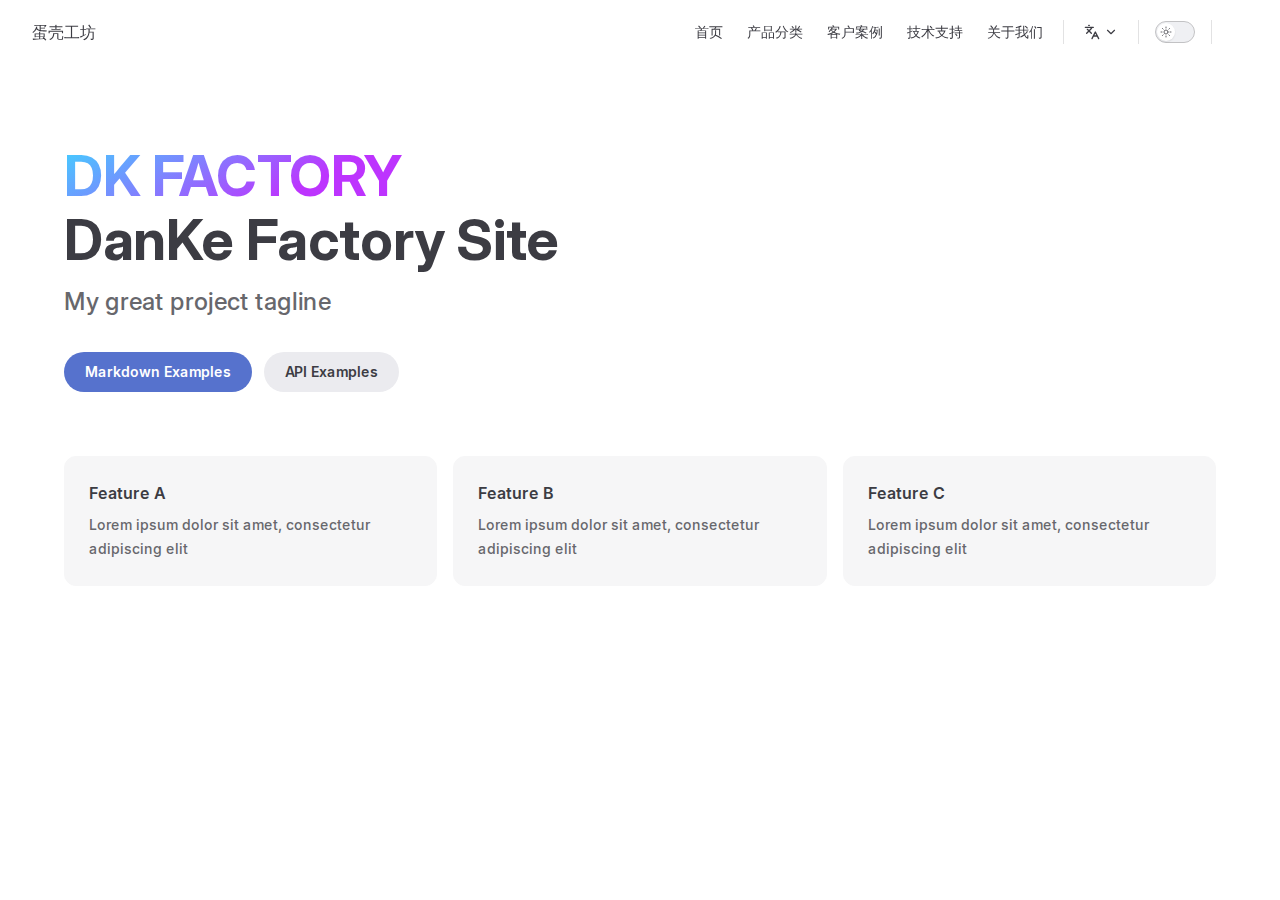
<file: index.html>
<!DOCTYPE html>
<html lang="zh" dir="ltr">
  <head>
    <meta charset="utf-8">
    <meta name="viewport" content="width=device-width,initial-scale=1">
    <title>蛋壳工坊</title>
    <meta name="description" content="蛋壳工坊">
    <meta name="generator" content="VitePress v2.0.0-alpha.7">
    <link rel="preload stylesheet" href="/assets/style.B7NdO6Ad.css" as="style">
    <link rel="preload stylesheet" href="/vp-icons.css" as="style">
    
    <script type="module" src="/assets/app.Bj9GQqV7.js"></script>
    <link rel="preload" href="/assets/inter-roman-latin.Di8DUHzh.woff2" as="font" type="font/woff2" crossorigin="">
    <link rel="modulepreload" href="/assets/chunks/theme.DYXQOGn8.js">
    <link rel="modulepreload" href="/assets/chunks/framework.B5WGUtid.js">
    <link rel="modulepreload" href="/assets/index.md.Am_HTNZ-.lean.js">
    <script id="check-dark-mode">(()=>{const e=localStorage.getItem("vitepress-theme-appearance")||"auto",a=window.matchMedia("(prefers-color-scheme: dark)").matches;(!e||e==="auto"?a:e==="dark")&&document.documentElement.classList.add("dark")})();</script>
    <script id="check-mac-os">document.documentElement.classList.toggle("mac",/Mac|iPhone|iPod|iPad/i.test(navigator.platform));</script>
    <meta name="keywords" content="金属">
  </head>
  <body>
    <div id="app"><div class="Layout" data-v-6e9aa9a2><!--[--><!--]--><!--[--><span tabindex="-1" data-v-ce1c967a></span><a href="#VPContent" class="VPSkipLink visually-hidden" data-v-ce1c967a>Skip to content</a><!--]--><!----><header class="VPNav" data-v-6e9aa9a2 data-v-464db2c1><div class="VPNavBar" data-v-464db2c1 data-v-75560320><div class="wrapper" data-v-75560320><div class="container" data-v-75560320><div class="title" data-v-75560320><div class="VPNavBarTitle" data-v-75560320 data-v-93e4bb34><a class="title" href="/zh/" data-v-93e4bb34><!--[--><!--]--><!----><span data-v-93e4bb34>蛋壳工坊</span><!--[--><!--]--></a></div></div><div class="content" data-v-75560320><div class="content-body" data-v-75560320><!--[--><!--]--><div class="VPNavBarSearch search" data-v-75560320><!----></div><nav aria-labelledby="main-nav-aria-label" class="VPNavBarMenu menu" data-v-75560320 data-v-6b348236><span id="main-nav-aria-label" class="visually-hidden" data-v-6b348236> Main Navigation </span><!--[--><!--[--><a class="VPLink link VPNavBarMenuLink" href="/zh/index.html" tabindex="0" data-v-6b348236 data-v-2595335a><!--[--><span data-v-2595335a>首页</span><!--]--></a><!--]--><!--[--><a class="VPLink link VPNavBarMenuLink" href="/zh/product-category.html" tabindex="0" data-v-6b348236 data-v-2595335a><!--[--><span data-v-2595335a>产品分类</span><!--]--></a><!--]--><!--[--><a class="VPLink link VPNavBarMenuLink" href="/zh/case-studies.html" tabindex="0" data-v-6b348236 data-v-2595335a><!--[--><span data-v-2595335a>客户案例</span><!--]--></a><!--]--><!--[--><a class="VPLink link VPNavBarMenuLink" href="/zh/technical-support.html" tabindex="0" data-v-6b348236 data-v-2595335a><!--[--><span data-v-2595335a>技术支持</span><!--]--></a><!--]--><!--[--><a class="VPLink link VPNavBarMenuLink" href="/zh/about-us.html" tabindex="0" data-v-6b348236 data-v-2595335a><!--[--><span data-v-2595335a>关于我们</span><!--]--></a><!--]--><!--]--></nav><div class="VPFlyout VPNavBarTranslations translations" data-v-75560320 data-v-42c7f0c0 data-v-4f9d9b1e><button type="button" class="button" aria-haspopup="true" aria-expanded="false" aria-label="Change language" data-v-4f9d9b1e><span class="text" data-v-4f9d9b1e><span class="vpi-languages option-icon" data-v-4f9d9b1e></span><!----><span class="vpi-chevron-down text-icon" data-v-4f9d9b1e></span></span></button><div class="menu" data-v-4f9d9b1e><div class="VPMenu" data-v-4f9d9b1e data-v-31a48440><!----><!--[--><!--[--><div class="items" data-v-42c7f0c0><p class="title" data-v-42c7f0c0>简体中文</p><!--[--><div class="VPMenuLink" data-v-42c7f0c0 data-v-2243ba9f><a class="VPLink link" href="/en/ex.html" data-v-2243ba9f><!--[--><span data-v-2243ba9f>English</span><!--]--></a></div><!--]--></div><!--]--><!--]--></div></div></div><div class="VPNavBarAppearance appearance" data-v-75560320 data-v-313dc475><button class="VPSwitch VPSwitchAppearance" type="button" role="switch" title aria-checked="false" data-v-313dc475 data-v-0efc87da data-v-8f7718c7><span class="check" data-v-8f7718c7><span class="icon" data-v-8f7718c7><!--[--><span class="vpi-sun sun" data-v-0efc87da></span><span class="vpi-moon moon" data-v-0efc87da></span><!--]--></span></span></button></div><div class="VPSocialLinks VPNavBarSocialLinks social-links" data-v-75560320 data-v-502187d8 data-v-f8790fd9><!--[--><a class="VPSocialLink no-icon" href="w626023781@163.com" aria-label="email" target="_blank" rel="noopener" data-v-f8790fd9 data-v-84c19545><span class="vpi-social-email"></span></a><!--]--></div><div class="VPFlyout VPNavBarExtra extra" data-v-75560320 data-v-6818d250 data-v-4f9d9b1e><button type="button" class="button" aria-haspopup="true" aria-expanded="false" aria-label="extra navigation" data-v-4f9d9b1e><span class="vpi-more-horizontal icon" data-v-4f9d9b1e></span></button><div class="menu" data-v-4f9d9b1e><div class="VPMenu" data-v-4f9d9b1e data-v-31a48440><!----><!--[--><!--[--><div class="group translations" data-v-6818d250><p class="trans-title" data-v-6818d250>简体中文</p><!--[--><div class="VPMenuLink" data-v-6818d250 data-v-2243ba9f><a class="VPLink link" href="/en/ex.html" data-v-2243ba9f><!--[--><span data-v-2243ba9f>English</span><!--]--></a></div><!--]--></div><div class="group" data-v-6818d250><div class="item appearance" data-v-6818d250><p class="label" data-v-6818d250>Appearance</p><div class="appearance-action" data-v-6818d250><button class="VPSwitch VPSwitchAppearance" type="button" role="switch" title aria-checked="false" data-v-6818d250 data-v-0efc87da data-v-8f7718c7><span class="check" data-v-8f7718c7><span class="icon" data-v-8f7718c7><!--[--><span class="vpi-sun sun" data-v-0efc87da></span><span class="vpi-moon moon" data-v-0efc87da></span><!--]--></span></span></button></div></div></div><div class="group" data-v-6818d250><div class="item social-links" data-v-6818d250><div class="VPSocialLinks social-links-list" data-v-6818d250 data-v-f8790fd9><!--[--><a class="VPSocialLink no-icon" href="w626023781@163.com" aria-label="email" target="_blank" rel="noopener" data-v-f8790fd9 data-v-84c19545><span class="vpi-social-email"></span></a><!--]--></div></div></div><!--]--><!--]--></div></div></div><!--[--><!--]--><button type="button" class="VPNavBarHamburger hamburger" aria-label="mobile navigation" aria-expanded="false" aria-controls="VPNavScreen" data-v-75560320 data-v-78a38bee><span class="container" data-v-78a38bee><span class="top" data-v-78a38bee></span><span class="middle" data-v-78a38bee></span><span class="bottom" data-v-78a38bee></span></span></button></div></div></div></div><div class="divider" data-v-75560320><div class="divider-line" data-v-75560320></div></div></div><!----></header><!----><!----><div class="VPContent is-home" id="VPContent" data-v-6e9aa9a2 data-v-6fa9f01d><div class="VPHome" data-v-6fa9f01d data-v-313840cd><!--[--><!--]--><div class="VPHero VPHomeHero" data-v-313840cd data-v-4a60363b><div class="container" data-v-4a60363b><div class="main" data-v-4a60363b><!--[--><!--]--><!--[--><h1 class="heading" data-v-4a60363b><span class="name clip" data-v-4a60363b>DK FACTORY</span><span class="text" data-v-4a60363b>DanKe Factory Site</span></h1><p class="tagline" data-v-4a60363b>My great project tagline</p><!--]--><!--[--><!--]--><div class="actions" data-v-4a60363b><!--[--><div class="action" data-v-4a60363b><a class="VPButton medium brand" href="/markdown-examples.html" data-v-4a60363b data-v-27722160><!--[-->Markdown Examples<!--]--></a></div><div class="action" data-v-4a60363b><a class="VPButton medium alt" href="/api-examples.html" data-v-4a60363b data-v-27722160><!--[-->API Examples<!--]--></a></div><!--]--></div><!--[--><!--]--></div><!----></div></div><!--[--><!--]--><!--[--><!--]--><div class="VPFeatures VPHomeFeatures" data-v-313840cd data-v-acb6fd12><div class="container" data-v-acb6fd12><div class="items" data-v-acb6fd12><!--[--><div class="grid-3 item" data-v-acb6fd12><div class="VPLink no-icon VPFeature" data-v-acb6fd12 data-v-ff7ba7ff><!--[--><article class="box" data-v-ff7ba7ff><!----><h2 class="title" data-v-ff7ba7ff>Feature A</h2><p class="details" data-v-ff7ba7ff>Lorem ipsum dolor sit amet, consectetur adipiscing elit</p><!----></article><!--]--></div></div><div class="grid-3 item" data-v-acb6fd12><div class="VPLink no-icon VPFeature" data-v-acb6fd12 data-v-ff7ba7ff><!--[--><article class="box" data-v-ff7ba7ff><!----><h2 class="title" data-v-ff7ba7ff>Feature B</h2><p class="details" data-v-ff7ba7ff>Lorem ipsum dolor sit amet, consectetur adipiscing elit</p><!----></article><!--]--></div></div><div class="grid-3 item" data-v-acb6fd12><div class="VPLink no-icon VPFeature" data-v-acb6fd12 data-v-ff7ba7ff><!--[--><article class="box" data-v-ff7ba7ff><!----><h2 class="title" data-v-ff7ba7ff>Feature C</h2><p class="details" data-v-ff7ba7ff>Lorem ipsum dolor sit amet, consectetur adipiscing elit</p><!----></article><!--]--></div></div><!--]--></div></div></div><!--[--><!--]--><div class="vp-doc container" style="" data-v-313840cd data-v-cc728e32><!--[--><div style="position:relative;" data-v-313840cd><div></div></div><!--]--></div></div></div><!----><!--[--><!--]--></div></div>
    <script>window.__VP_HASH_MAP__=JSON.parse("{\"api-examples.md\":\"CfqBZpXu\",\"en_index.md\":\"QWtn8em0\",\"en_product-category.md\":\"nErIaRCy\",\"index.md\":\"Am_HTNZ-\",\"markdown-examples.md\":\"ifMDZDoy\",\"zh_index.md\":\"Dtcmx7Ep\",\"zh_product-category.md\":\"HgNgfut2\",\"zh_turbine.md\":\"DpEP_oAg\"}");window.__VP_SITE_DATA__=JSON.parse("{\"lang\":\"en\",\"dir\":\"ltr\",\"title\":\"DanKeHome\",\"description\":\"DanKe Factory Site\",\"base\":\"/\",\"head\":[],\"router\":{\"prefetchLinks\":true},\"appearance\":true,\"themeConfig\":{\"nav\":[],\"sidebar\":[],\"socialLinks\":[{\"icon\":\"email\",\"link\":\"w626023781@163.com\"}]},\"locales\":{\"root\":{\"lang\":\"zh\",\"label\":\"简体中文\",\"link\":\"/zh/\",\"title\":\"蛋壳工坊\",\"description\":\"蛋壳工坊\",\"head\":[[\"meta\",{\"name\":\"keywords\",\"content\":\"金属\"}]],\"themeConfig\":{\"nav\":[{\"text\":\"首页\",\"link\":\"/zh/index\"},{\"text\":\"产品分类\",\"link\":\"/zh/product-category\"},{\"text\":\"客户案例\",\"link\":\"/zh/case-studies\"},{\"text\":\"技术支持\",\"link\":\"/zh/technical-support\"},{\"text\":\"关于我们\",\"link\":\"/zh/about-us\"}],\"sidebar\":[{\"text\":\"重力铸造\",\"items\":[{\"text\":\"涡轮\",\"link\":\"/zh/turbine\"},{\"text\":\"电机支架\",\"link\":\"/zh/motor\"}]},{\"text\":\"压铸\",\"items\":[{\"text\":\"烤盘\",\"link\":\"/zh/baking-dish\"},{\"text\":\"铝夹头\",\"link\":\"/zh/aluminum-clamp\"},{\"text\":\"建筑窗户框架\",\"link\":\"/zh/window-frame\"}]},{\"text\":\"型材\",\"items\":[{\"text\":\"散热器框架\",\"link\":\"/zh/radiator\"}]}]}},\"en\":{\"lang\":\"en\",\"label\":\"English\",\"link\":\"/en/\",\"title\":\"DanKe Factory\",\"description\":\"DanKe Factory\",\"head\":[[\"meta\",{\"name\":\"keywords\",\"content\":\"Metal\"}]],\"themeConfig\":{\"nav\":[{\"text\":\"Home\",\"link\":\"/en/index\"},{\"text\":\"Product Category\",\"link\":\"/en/product-category\"},{\"text\":\"Customer Case\",\"link\":\"/en/case-studies\"},{\"text\":\"Technical Support\",\"link\":\"/en/technical-support\"},{\"text\":\"About Us\",\"link\":\"/en/about-us\"}],\"sidebar\":[{\"text\":\"Gravity Casting\",\"items\":[{\"text\":\"Turbine\",\"link\":\"/en/turbine\"},{\"text\":\"Motor Mount\",\"link\":\"/en/motor\"}]},{\"text\":\"Forging\",\"items\":[{\"text\":\"Baking Dish\",\"link\":\"/en/baking-dish\"},{\"text\":\"Aluminum Clamp\",\"link\":\"/en/aluminum-clamp\"},{\"text\":\"Window Frame\",\"link\":\"/en/window-frame\"}]},{\"text\":\"Profile\",\"items\":[{\"text\":\"Radiator\",\"link\":\"/en/radiator\"}]}]}}},\"scrollOffset\":134,\"cleanUrls\":false,\"additionalConfig\":{}}");</script>
    
  </body>
</html>
</file>
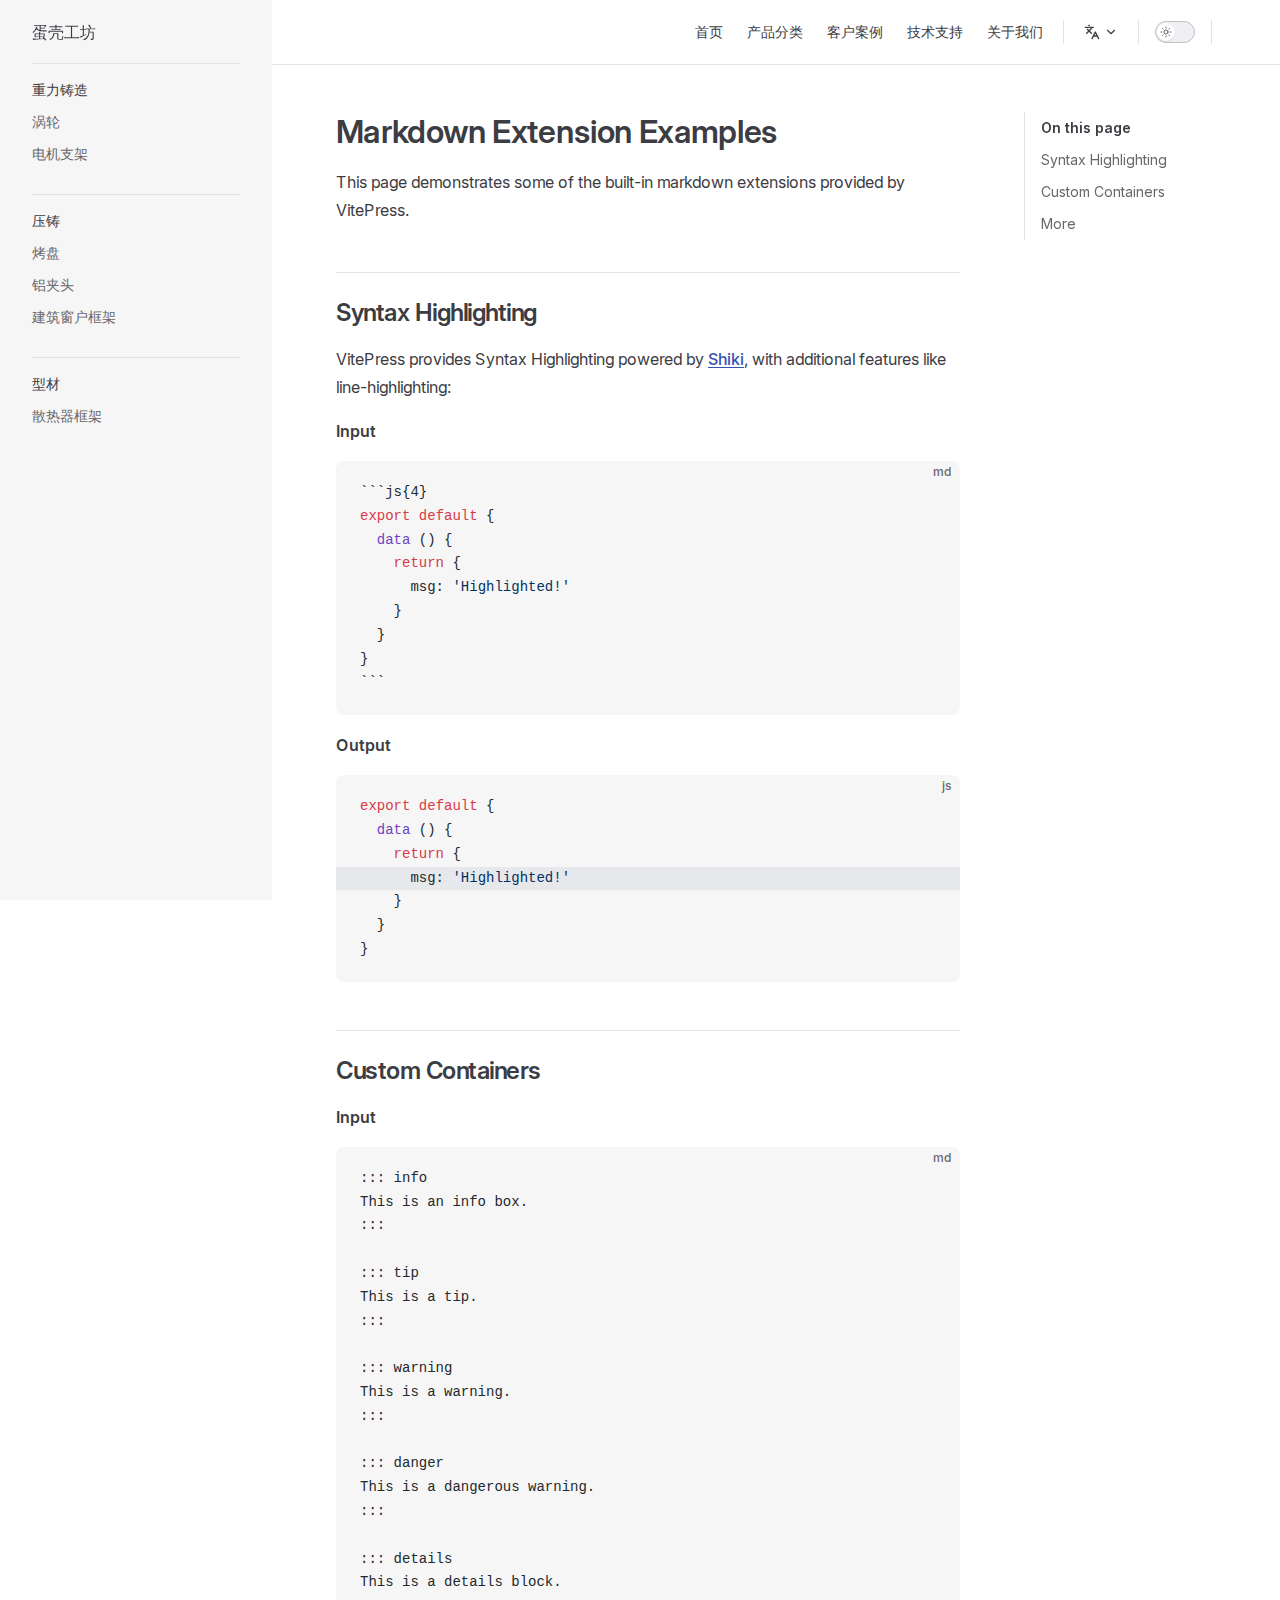
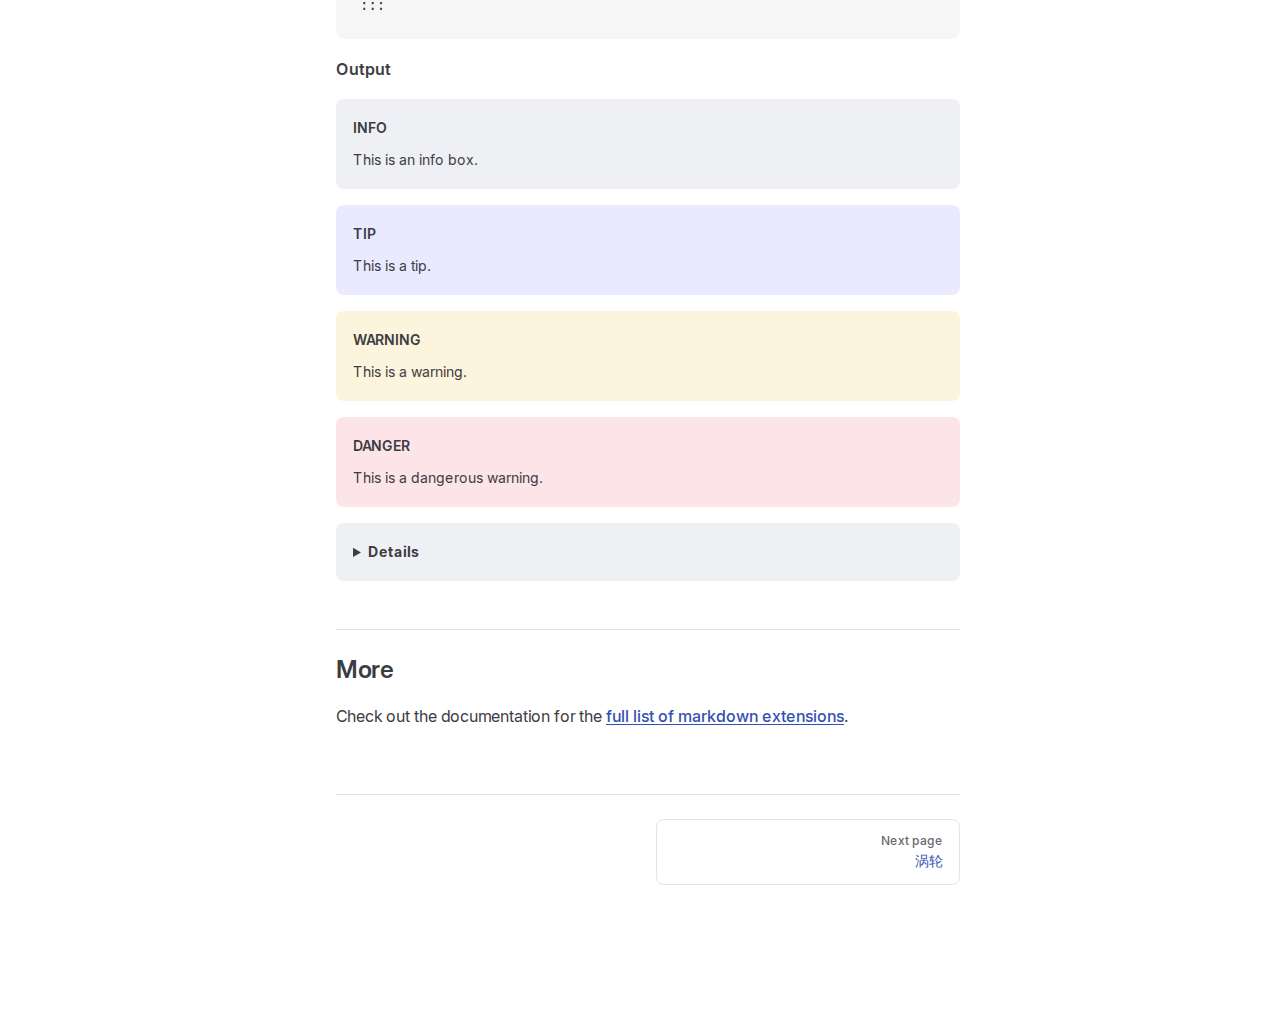
<file: markdown-examples.html>
<!DOCTYPE html>
<html lang="zh" dir="ltr">
  <head>
    <meta charset="utf-8">
    <meta name="viewport" content="width=device-width,initial-scale=1">
    <title>Markdown Extension Examples | 蛋壳工坊</title>
    <meta name="description" content="蛋壳工坊">
    <meta name="generator" content="VitePress v2.0.0-alpha.7">
    <link rel="preload stylesheet" href="/assets/style.B7NdO6Ad.css" as="style">
    <link rel="preload stylesheet" href="/vp-icons.css" as="style">
    
    <script type="module" src="/assets/app.Bj9GQqV7.js"></script>
    <link rel="preload" href="/assets/inter-roman-latin.Di8DUHzh.woff2" as="font" type="font/woff2" crossorigin="">
    <link rel="modulepreload" href="/assets/chunks/theme.DYXQOGn8.js">
    <link rel="modulepreload" href="/assets/chunks/framework.B5WGUtid.js">
    <link rel="modulepreload" href="/assets/markdown-examples.md.ifMDZDoy.lean.js">
    <script id="check-dark-mode">(()=>{const e=localStorage.getItem("vitepress-theme-appearance")||"auto",a=window.matchMedia("(prefers-color-scheme: dark)").matches;(!e||e==="auto"?a:e==="dark")&&document.documentElement.classList.add("dark")})();</script>
    <script id="check-mac-os">document.documentElement.classList.toggle("mac",/Mac|iPhone|iPod|iPad/i.test(navigator.platform));</script>
    <meta name="keywords" content="金属">
  </head>
  <body>
    <div id="app"><div class="Layout" data-v-6e9aa9a2><!--[--><!--]--><!--[--><span tabindex="-1" data-v-ce1c967a></span><a href="#VPContent" class="VPSkipLink visually-hidden" data-v-ce1c967a>Skip to content</a><!--]--><!----><header class="VPNav" data-v-6e9aa9a2 data-v-464db2c1><div class="VPNavBar" data-v-464db2c1 data-v-75560320><div class="wrapper" data-v-75560320><div class="container" data-v-75560320><div class="title" data-v-75560320><div class="VPNavBarTitle has-sidebar" data-v-75560320 data-v-93e4bb34><a class="title" href="/zh/" data-v-93e4bb34><!--[--><!--]--><!----><span data-v-93e4bb34>蛋壳工坊</span><!--[--><!--]--></a></div></div><div class="content" data-v-75560320><div class="content-body" data-v-75560320><!--[--><!--]--><div class="VPNavBarSearch search" data-v-75560320><!----></div><nav aria-labelledby="main-nav-aria-label" class="VPNavBarMenu menu" data-v-75560320 data-v-6b348236><span id="main-nav-aria-label" class="visually-hidden" data-v-6b348236> Main Navigation </span><!--[--><!--[--><a class="VPLink link VPNavBarMenuLink" href="/zh/index.html" tabindex="0" data-v-6b348236 data-v-2595335a><!--[--><span data-v-2595335a>首页</span><!--]--></a><!--]--><!--[--><a class="VPLink link VPNavBarMenuLink" href="/zh/product-category.html" tabindex="0" data-v-6b348236 data-v-2595335a><!--[--><span data-v-2595335a>产品分类</span><!--]--></a><!--]--><!--[--><a class="VPLink link VPNavBarMenuLink" href="/zh/case-studies.html" tabindex="0" data-v-6b348236 data-v-2595335a><!--[--><span data-v-2595335a>客户案例</span><!--]--></a><!--]--><!--[--><a class="VPLink link VPNavBarMenuLink" href="/zh/technical-support.html" tabindex="0" data-v-6b348236 data-v-2595335a><!--[--><span data-v-2595335a>技术支持</span><!--]--></a><!--]--><!--[--><a class="VPLink link VPNavBarMenuLink" href="/zh/about-us.html" tabindex="0" data-v-6b348236 data-v-2595335a><!--[--><span data-v-2595335a>关于我们</span><!--]--></a><!--]--><!--]--></nav><div class="VPFlyout VPNavBarTranslations translations" data-v-75560320 data-v-42c7f0c0 data-v-4f9d9b1e><button type="button" class="button" aria-haspopup="true" aria-expanded="false" aria-label="Change language" data-v-4f9d9b1e><span class="text" data-v-4f9d9b1e><span class="vpi-languages option-icon" data-v-4f9d9b1e></span><!----><span class="vpi-chevron-down text-icon" data-v-4f9d9b1e></span></span></button><div class="menu" data-v-4f9d9b1e><div class="VPMenu" data-v-4f9d9b1e data-v-31a48440><!----><!--[--><!--[--><div class="items" data-v-42c7f0c0><p class="title" data-v-42c7f0c0>简体中文</p><!--[--><div class="VPMenuLink" data-v-42c7f0c0 data-v-2243ba9f><a class="VPLink link" href="/en/kdown-examples.html" data-v-2243ba9f><!--[--><span data-v-2243ba9f>English</span><!--]--></a></div><!--]--></div><!--]--><!--]--></div></div></div><div class="VPNavBarAppearance appearance" data-v-75560320 data-v-313dc475><button class="VPSwitch VPSwitchAppearance" type="button" role="switch" title aria-checked="false" data-v-313dc475 data-v-0efc87da data-v-8f7718c7><span class="check" data-v-8f7718c7><span class="icon" data-v-8f7718c7><!--[--><span class="vpi-sun sun" data-v-0efc87da></span><span class="vpi-moon moon" data-v-0efc87da></span><!--]--></span></span></button></div><div class="VPSocialLinks VPNavBarSocialLinks social-links" data-v-75560320 data-v-502187d8 data-v-f8790fd9><!--[--><a class="VPSocialLink no-icon" href="w626023781@163.com" aria-label="email" target="_blank" rel="noopener" data-v-f8790fd9 data-v-84c19545><span class="vpi-social-email"></span></a><!--]--></div><div class="VPFlyout VPNavBarExtra extra" data-v-75560320 data-v-6818d250 data-v-4f9d9b1e><button type="button" class="button" aria-haspopup="true" aria-expanded="false" aria-label="extra navigation" data-v-4f9d9b1e><span class="vpi-more-horizontal icon" data-v-4f9d9b1e></span></button><div class="menu" data-v-4f9d9b1e><div class="VPMenu" data-v-4f9d9b1e data-v-31a48440><!----><!--[--><!--[--><div class="group translations" data-v-6818d250><p class="trans-title" data-v-6818d250>简体中文</p><!--[--><div class="VPMenuLink" data-v-6818d250 data-v-2243ba9f><a class="VPLink link" href="/en/kdown-examples.html" data-v-2243ba9f><!--[--><span data-v-2243ba9f>English</span><!--]--></a></div><!--]--></div><div class="group" data-v-6818d250><div class="item appearance" data-v-6818d250><p class="label" data-v-6818d250>Appearance</p><div class="appearance-action" data-v-6818d250><button class="VPSwitch VPSwitchAppearance" type="button" role="switch" title aria-checked="false" data-v-6818d250 data-v-0efc87da data-v-8f7718c7><span class="check" data-v-8f7718c7><span class="icon" data-v-8f7718c7><!--[--><span class="vpi-sun sun" data-v-0efc87da></span><span class="vpi-moon moon" data-v-0efc87da></span><!--]--></span></span></button></div></div></div><div class="group" data-v-6818d250><div class="item social-links" data-v-6818d250><div class="VPSocialLinks social-links-list" data-v-6818d250 data-v-f8790fd9><!--[--><a class="VPSocialLink no-icon" href="w626023781@163.com" aria-label="email" target="_blank" rel="noopener" data-v-f8790fd9 data-v-84c19545><span class="vpi-social-email"></span></a><!--]--></div></div></div><!--]--><!--]--></div></div></div><!--[--><!--]--><button type="button" class="VPNavBarHamburger hamburger" aria-label="mobile navigation" aria-expanded="false" aria-controls="VPNavScreen" data-v-75560320 data-v-78a38bee><span class="container" data-v-78a38bee><span class="top" data-v-78a38bee></span><span class="middle" data-v-78a38bee></span><span class="bottom" data-v-78a38bee></span></span></button></div></div></div></div><div class="divider" data-v-75560320><div class="divider-line" data-v-75560320></div></div></div><!----></header><div class="VPLocalNav has-sidebar empty" data-v-6e9aa9a2 data-v-622f8c02><div class="container" data-v-622f8c02><button class="menu" aria-expanded="false" aria-controls="VPSidebarNav" data-v-622f8c02><span class="vpi-align-left menu-icon" data-v-622f8c02></span><span class="menu-text" data-v-622f8c02>Menu</span></button><div class="VPLocalNavOutlineDropdown" style="--vp-vh:0px;" data-v-622f8c02 data-v-cdca9b02><button data-v-cdca9b02>Return to top</button><!----></div></div></div><aside class="VPSidebar" data-v-6e9aa9a2 data-v-e826de6f><div class="curtain" data-v-e826de6f></div><nav class="nav" id="VPSidebarNav" aria-labelledby="sidebar-aria-label" tabindex="-1" data-v-e826de6f><span class="visually-hidden" id="sidebar-aria-label" data-v-e826de6f> Sidebar Navigation </span><!--[--><!--]--><!--[--><div class="no-transition group" data-v-7b36a776><section class="VPSidebarItem level-0" data-v-7b36a776 data-v-69562bcb><div class="item" role="button" tabindex="0" data-v-69562bcb><div class="indicator" data-v-69562bcb></div><h2 class="text" data-v-69562bcb>重力铸造</h2><!----></div><div class="items" data-v-69562bcb><!--[--><div class="VPSidebarItem level-1 is-link" data-v-69562bcb data-v-69562bcb><div class="item" data-v-69562bcb><div class="indicator" data-v-69562bcb></div><a class="VPLink link link" href="/zh/turbine.html" data-v-69562bcb><!--[--><p class="text" data-v-69562bcb>涡轮</p><!--]--></a><!----></div><!----></div><div class="VPSidebarItem level-1 is-link" data-v-69562bcb data-v-69562bcb><div class="item" data-v-69562bcb><div class="indicator" data-v-69562bcb></div><a class="VPLink link link" href="/zh/motor.html" data-v-69562bcb><!--[--><p class="text" data-v-69562bcb>电机支架</p><!--]--></a><!----></div><!----></div><!--]--></div></section></div><div class="no-transition group" data-v-7b36a776><section class="VPSidebarItem level-0" data-v-7b36a776 data-v-69562bcb><div class="item" role="button" tabindex="0" data-v-69562bcb><div class="indicator" data-v-69562bcb></div><h2 class="text" data-v-69562bcb>压铸</h2><!----></div><div class="items" data-v-69562bcb><!--[--><div class="VPSidebarItem level-1 is-link" data-v-69562bcb data-v-69562bcb><div class="item" data-v-69562bcb><div class="indicator" data-v-69562bcb></div><a class="VPLink link link" href="/zh/baking-dish.html" data-v-69562bcb><!--[--><p class="text" data-v-69562bcb>烤盘</p><!--]--></a><!----></div><!----></div><div class="VPSidebarItem level-1 is-link" data-v-69562bcb data-v-69562bcb><div class="item" data-v-69562bcb><div class="indicator" data-v-69562bcb></div><a class="VPLink link link" href="/zh/aluminum-clamp.html" data-v-69562bcb><!--[--><p class="text" data-v-69562bcb>铝夹头</p><!--]--></a><!----></div><!----></div><div class="VPSidebarItem level-1 is-link" data-v-69562bcb data-v-69562bcb><div class="item" data-v-69562bcb><div class="indicator" data-v-69562bcb></div><a class="VPLink link link" href="/zh/window-frame.html" data-v-69562bcb><!--[--><p class="text" data-v-69562bcb>建筑窗户框架</p><!--]--></a><!----></div><!----></div><!--]--></div></section></div><div class="no-transition group" data-v-7b36a776><section class="VPSidebarItem level-0" data-v-7b36a776 data-v-69562bcb><div class="item" role="button" tabindex="0" data-v-69562bcb><div class="indicator" data-v-69562bcb></div><h2 class="text" data-v-69562bcb>型材</h2><!----></div><div class="items" data-v-69562bcb><!--[--><div class="VPSidebarItem level-1 is-link" data-v-69562bcb data-v-69562bcb><div class="item" data-v-69562bcb><div class="indicator" data-v-69562bcb></div><a class="VPLink link link" href="/zh/radiator.html" data-v-69562bcb><!--[--><p class="text" data-v-69562bcb>散热器框架</p><!--]--></a><!----></div><!----></div><!--]--></div></section></div><!--]--><!--[--><!--]--></nav></aside><div class="VPContent has-sidebar" id="VPContent" data-v-6e9aa9a2 data-v-6fa9f01d><div class="VPDoc has-sidebar has-aside" data-v-6fa9f01d data-v-686e0b29><!--[--><!--]--><div class="container" data-v-686e0b29><div class="aside" data-v-686e0b29><div class="aside-curtain" data-v-686e0b29></div><div class="aside-container" data-v-686e0b29><div class="aside-content" data-v-686e0b29><div class="VPDocAside" data-v-686e0b29 data-v-5513a2ba><!--[--><!--]--><!--[--><!--]--><nav aria-labelledby="doc-outline-aria-label" class="VPDocAsideOutline" data-v-5513a2ba data-v-feddba80><div class="content" data-v-feddba80><div class="outline-marker" data-v-feddba80></div><div aria-level="2" class="outline-title" id="doc-outline-aria-label" role="heading" data-v-feddba80>On this page</div><ul class="VPDocOutlineItem root" data-v-feddba80 data-v-122fce8e><!--[--><!--]--></ul></div></nav><!--[--><!--]--><div class="spacer" data-v-5513a2ba></div><!--[--><!--]--><!----><!--[--><!--]--><!--[--><!--]--></div></div></div></div><div class="content" data-v-686e0b29><div class="content-container" data-v-686e0b29><!--[--><!--]--><main class="main" data-v-686e0b29><div style="position:relative;" class="vp-doc _markdown-examples" data-v-686e0b29><div><h1 id="markdown-extension-examples" tabindex="-1">Markdown Extension Examples <a class="header-anchor" href="#markdown-extension-examples" aria-label="Permalink to “Markdown Extension Examples”">​</a></h1><p>This page demonstrates some of the built-in markdown extensions provided by VitePress.</p><h2 id="syntax-highlighting" tabindex="-1">Syntax Highlighting <a class="header-anchor" href="#syntax-highlighting" aria-label="Permalink to “Syntax Highlighting”">​</a></h2><p>VitePress provides Syntax Highlighting powered by <a href="https://github.com/shikijs/shiki" target="_blank" rel="noreferrer">Shiki</a>, with additional features like line-highlighting:</p><p><strong>Input</strong></p><div class="language-md"><button title="Copy Code" class="copy"></button><span class="lang">md</span><pre class="shiki shiki-themes github-light github-dark" style="--shiki-light:#24292e;--shiki-dark:#e1e4e8;--shiki-light-bg:#fff;--shiki-dark-bg:#24292e;" tabindex="0" dir="ltr"><code><span class="line"><span style="--shiki-light:#24292E;--shiki-dark:#E1E4E8;">```js{4}</span></span>
<span class="line"><span style="--shiki-light:#D73A49;--shiki-dark:#F97583;">export</span><span style="--shiki-light:#D73A49;--shiki-dark:#F97583;"> default</span><span style="--shiki-light:#24292E;--shiki-dark:#E1E4E8;"> {</span></span>
<span class="line"><span style="--shiki-light:#6F42C1;--shiki-dark:#B392F0;">  data</span><span style="--shiki-light:#24292E;--shiki-dark:#E1E4E8;"> () {</span></span>
<span class="line"><span style="--shiki-light:#D73A49;--shiki-dark:#F97583;">    return</span><span style="--shiki-light:#24292E;--shiki-dark:#E1E4E8;"> {</span></span>
<span class="line"><span style="--shiki-light:#24292E;--shiki-dark:#E1E4E8;">      msg: </span><span style="--shiki-light:#032F62;--shiki-dark:#9ECBFF;">&#39;Highlighted!&#39;</span></span>
<span class="line"><span style="--shiki-light:#24292E;--shiki-dark:#E1E4E8;">    }</span></span>
<span class="line"><span style="--shiki-light:#24292E;--shiki-dark:#E1E4E8;">  }</span></span>
<span class="line"><span style="--shiki-light:#24292E;--shiki-dark:#E1E4E8;">}</span></span>
<span class="line"><span style="--shiki-light:#24292E;--shiki-dark:#E1E4E8;">```</span></span></code></pre></div><p><strong>Output</strong></p><div class="language-js"><button title="Copy Code" class="copy"></button><span class="lang">js</span><pre class="shiki shiki-themes github-light github-dark" style="--shiki-light:#24292e;--shiki-dark:#e1e4e8;--shiki-light-bg:#fff;--shiki-dark-bg:#24292e;" tabindex="0" dir="ltr"><code><span class="line"><span style="--shiki-light:#D73A49;--shiki-dark:#F97583;">export</span><span style="--shiki-light:#D73A49;--shiki-dark:#F97583;"> default</span><span style="--shiki-light:#24292E;--shiki-dark:#E1E4E8;"> {</span></span>
<span class="line"><span style="--shiki-light:#6F42C1;--shiki-dark:#B392F0;">  data</span><span style="--shiki-light:#24292E;--shiki-dark:#E1E4E8;"> () {</span></span>
<span class="line"><span style="--shiki-light:#D73A49;--shiki-dark:#F97583;">    return</span><span style="--shiki-light:#24292E;--shiki-dark:#E1E4E8;"> {</span></span>
<span class="line highlighted"><span style="--shiki-light:#24292E;--shiki-dark:#E1E4E8;">      msg: </span><span style="--shiki-light:#032F62;--shiki-dark:#9ECBFF;">&#39;Highlighted!&#39;</span></span>
<span class="line"><span style="--shiki-light:#24292E;--shiki-dark:#E1E4E8;">    }</span></span>
<span class="line"><span style="--shiki-light:#24292E;--shiki-dark:#E1E4E8;">  }</span></span>
<span class="line"><span style="--shiki-light:#24292E;--shiki-dark:#E1E4E8;">}</span></span></code></pre></div><h2 id="custom-containers" tabindex="-1">Custom Containers <a class="header-anchor" href="#custom-containers" aria-label="Permalink to “Custom Containers”">​</a></h2><p><strong>Input</strong></p><div class="language-md"><button title="Copy Code" class="copy"></button><span class="lang">md</span><pre class="shiki shiki-themes github-light github-dark" style="--shiki-light:#24292e;--shiki-dark:#e1e4e8;--shiki-light-bg:#fff;--shiki-dark-bg:#24292e;" tabindex="0" dir="ltr"><code><span class="line"><span style="--shiki-light:#24292E;--shiki-dark:#E1E4E8;">::: info</span></span>
<span class="line"><span style="--shiki-light:#24292E;--shiki-dark:#E1E4E8;">This is an info box.</span></span>
<span class="line"><span style="--shiki-light:#24292E;--shiki-dark:#E1E4E8;">:::</span></span>
<span class="line"></span>
<span class="line"><span style="--shiki-light:#24292E;--shiki-dark:#E1E4E8;">::: tip</span></span>
<span class="line"><span style="--shiki-light:#24292E;--shiki-dark:#E1E4E8;">This is a tip.</span></span>
<span class="line"><span style="--shiki-light:#24292E;--shiki-dark:#E1E4E8;">:::</span></span>
<span class="line"></span>
<span class="line"><span style="--shiki-light:#24292E;--shiki-dark:#E1E4E8;">::: warning</span></span>
<span class="line"><span style="--shiki-light:#24292E;--shiki-dark:#E1E4E8;">This is a warning.</span></span>
<span class="line"><span style="--shiki-light:#24292E;--shiki-dark:#E1E4E8;">:::</span></span>
<span class="line"></span>
<span class="line"><span style="--shiki-light:#24292E;--shiki-dark:#E1E4E8;">::: danger</span></span>
<span class="line"><span style="--shiki-light:#24292E;--shiki-dark:#E1E4E8;">This is a dangerous warning.</span></span>
<span class="line"><span style="--shiki-light:#24292E;--shiki-dark:#E1E4E8;">:::</span></span>
<span class="line"></span>
<span class="line"><span style="--shiki-light:#24292E;--shiki-dark:#E1E4E8;">::: details</span></span>
<span class="line"><span style="--shiki-light:#24292E;--shiki-dark:#E1E4E8;">This is a details block.</span></span>
<span class="line"><span style="--shiki-light:#24292E;--shiki-dark:#E1E4E8;">:::</span></span></code></pre></div><p><strong>Output</strong></p><div class="info custom-block"><p class="custom-block-title custom-block-title-default">INFO</p><p>This is an info box.</p></div><div class="tip custom-block"><p class="custom-block-title custom-block-title-default">TIP</p><p>This is a tip.</p></div><div class="warning custom-block"><p class="custom-block-title custom-block-title-default">WARNING</p><p>This is a warning.</p></div><div class="danger custom-block"><p class="custom-block-title custom-block-title-default">DANGER</p><p>This is a dangerous warning.</p></div><details class="details custom-block"><summary>Details</summary><p>This is a details block.</p></details><h2 id="more" tabindex="-1">More <a class="header-anchor" href="#more" aria-label="Permalink to “More”">​</a></h2><p>Check out the documentation for the <a href="https://vitepress.dev/guide/markdown" target="_blank" rel="noreferrer">full list of markdown extensions</a>.</p></div></div></main><footer class="VPDocFooter" data-v-686e0b29 data-v-e4489a08><!--[--><!--]--><!----><nav class="prev-next" aria-labelledby="doc-footer-aria-label" data-v-e4489a08><span class="visually-hidden" id="doc-footer-aria-label" data-v-e4489a08>Pager</span><div class="pager" data-v-e4489a08><!----></div><div class="pager" data-v-e4489a08><a class="VPLink link pager-link next" href="/zh/turbine.html" data-v-e4489a08><!--[--><span class="desc" data-v-e4489a08>Next page</span><span class="title" data-v-e4489a08>涡轮</span><!--]--></a></div></nav></footer><!--[--><!--]--></div></div></div><!--[--><!--]--></div></div><!----><!--[--><!--]--></div></div>
    <script>window.__VP_HASH_MAP__=JSON.parse("{\"api-examples.md\":\"CfqBZpXu\",\"en_index.md\":\"QWtn8em0\",\"en_product-category.md\":\"nErIaRCy\",\"index.md\":\"Am_HTNZ-\",\"markdown-examples.md\":\"ifMDZDoy\",\"zh_index.md\":\"Dtcmx7Ep\",\"zh_product-category.md\":\"HgNgfut2\",\"zh_turbine.md\":\"DpEP_oAg\"}");window.__VP_SITE_DATA__=JSON.parse("{\"lang\":\"en\",\"dir\":\"ltr\",\"title\":\"DanKeHome\",\"description\":\"DanKe Factory Site\",\"base\":\"/\",\"head\":[],\"router\":{\"prefetchLinks\":true},\"appearance\":true,\"themeConfig\":{\"nav\":[],\"sidebar\":[],\"socialLinks\":[{\"icon\":\"email\",\"link\":\"w626023781@163.com\"}]},\"locales\":{\"root\":{\"lang\":\"zh\",\"label\":\"简体中文\",\"link\":\"/zh/\",\"title\":\"蛋壳工坊\",\"description\":\"蛋壳工坊\",\"head\":[[\"meta\",{\"name\":\"keywords\",\"content\":\"金属\"}]],\"themeConfig\":{\"nav\":[{\"text\":\"首页\",\"link\":\"/zh/index\"},{\"text\":\"产品分类\",\"link\":\"/zh/product-category\"},{\"text\":\"客户案例\",\"link\":\"/zh/case-studies\"},{\"text\":\"技术支持\",\"link\":\"/zh/technical-support\"},{\"text\":\"关于我们\",\"link\":\"/zh/about-us\"}],\"sidebar\":[{\"text\":\"重力铸造\",\"items\":[{\"text\":\"涡轮\",\"link\":\"/zh/turbine\"},{\"text\":\"电机支架\",\"link\":\"/zh/motor\"}]},{\"text\":\"压铸\",\"items\":[{\"text\":\"烤盘\",\"link\":\"/zh/baking-dish\"},{\"text\":\"铝夹头\",\"link\":\"/zh/aluminum-clamp\"},{\"text\":\"建筑窗户框架\",\"link\":\"/zh/window-frame\"}]},{\"text\":\"型材\",\"items\":[{\"text\":\"散热器框架\",\"link\":\"/zh/radiator\"}]}]}},\"en\":{\"lang\":\"en\",\"label\":\"English\",\"link\":\"/en/\",\"title\":\"DanKe Factory\",\"description\":\"DanKe Factory\",\"head\":[[\"meta\",{\"name\":\"keywords\",\"content\":\"Metal\"}]],\"themeConfig\":{\"nav\":[{\"text\":\"Home\",\"link\":\"/en/index\"},{\"text\":\"Product Category\",\"link\":\"/en/product-category\"},{\"text\":\"Customer Case\",\"link\":\"/en/case-studies\"},{\"text\":\"Technical Support\",\"link\":\"/en/technical-support\"},{\"text\":\"About Us\",\"link\":\"/en/about-us\"}],\"sidebar\":[{\"text\":\"Gravity Casting\",\"items\":[{\"text\":\"Turbine\",\"link\":\"/en/turbine\"},{\"text\":\"Motor Mount\",\"link\":\"/en/motor\"}]},{\"text\":\"Forging\",\"items\":[{\"text\":\"Baking Dish\",\"link\":\"/en/baking-dish\"},{\"text\":\"Aluminum Clamp\",\"link\":\"/en/aluminum-clamp\"},{\"text\":\"Window Frame\",\"link\":\"/en/window-frame\"}]},{\"text\":\"Profile\",\"items\":[{\"text\":\"Radiator\",\"link\":\"/en/radiator\"}]}]}}},\"scrollOffset\":134,\"cleanUrls\":false,\"additionalConfig\":{}}");</script>
    
  </body>
</html>
</file>
<file: assets/style.B7NdO6Ad.css>
@font-face{font-family:Inter;font-style:normal;font-weight:100 900;font-display:swap;src:url(/assets/inter-roman-cyrillic-ext.BBPuwvHQ.woff2) format("woff2");unicode-range:U+0460-052F,U+1C80-1C88,U+20B4,U+2DE0-2DFF,U+A640-A69F,U+FE2E-FE2F}@font-face{font-family:Inter;font-style:normal;font-weight:100 900;font-display:swap;src:url(/assets/inter-roman-cyrillic.C5lxZ8CY.woff2) format("woff2");unicode-range:U+0301,U+0400-045F,U+0490-0491,U+04B0-04B1,U+2116}@font-face{font-family:Inter;font-style:normal;font-weight:100 900;font-display:swap;src:url(/assets/inter-roman-greek-ext.CqjqNYQ-.woff2) format("woff2");unicode-range:U+1F00-1FFF}@font-face{font-family:Inter;font-style:normal;font-weight:100 900;font-display:swap;src:url(/assets/inter-roman-greek.BBVDIX6e.woff2) format("woff2");unicode-range:U+0370-0377,U+037A-037F,U+0384-038A,U+038C,U+038E-03A1,U+03A3-03FF}@font-face{font-family:Inter;font-style:normal;font-weight:100 900;font-display:swap;src:url(/assets/inter-roman-vietnamese.BjW4sHH5.woff2) format("woff2");unicode-range:U+0102-0103,U+0110-0111,U+0128-0129,U+0168-0169,U+01A0-01A1,U+01AF-01B0,U+0300-0301,U+0303-0304,U+0308-0309,U+0323,U+0329,U+1EA0-1EF9,U+20AB}@font-face{font-family:Inter;font-style:normal;font-weight:100 900;font-display:swap;src:url(/assets/inter-roman-latin-ext.4ZJIpNVo.woff2) format("woff2");unicode-range:U+0100-02AF,U+0304,U+0308,U+0329,U+1E00-1E9F,U+1EF2-1EFF,U+2020,U+20A0-20AB,U+20AD-20C0,U+2113,U+2C60-2C7F,U+A720-A7FF}@font-face{font-family:Inter;font-style:normal;font-weight:100 900;font-display:swap;src:url(/assets/inter-roman-latin.Di8DUHzh.woff2) format("woff2");unicode-range:U+0000-00FF,U+0131,U+0152-0153,U+02BB-02BC,U+02C6,U+02DA,U+02DC,U+0304,U+0308,U+0329,U+2000-206F,U+2074,U+20AC,U+2122,U+2191,U+2193,U+2212,U+2215,U+FEFF,U+FFFD}@font-face{font-family:Inter;font-style:italic;font-weight:100 900;font-display:swap;src:url(/assets/inter-italic-cyrillic-ext.r48I6akx.woff2) format("woff2");unicode-range:U+0460-052F,U+1C80-1C88,U+20B4,U+2DE0-2DFF,U+A640-A69F,U+FE2E-FE2F}@font-face{font-family:Inter;font-style:italic;font-weight:100 900;font-display:swap;src:url(/assets/inter-italic-cyrillic.By2_1cv3.woff2) format("woff2");unicode-range:U+0301,U+0400-045F,U+0490-0491,U+04B0-04B1,U+2116}@font-face{font-family:Inter;font-style:italic;font-weight:100 900;font-display:swap;src:url(/assets/inter-italic-greek-ext.1u6EdAuj.woff2) format("woff2");unicode-range:U+1F00-1FFF}@font-face{font-family:Inter;font-style:italic;font-weight:100 900;font-display:swap;src:url(/assets/inter-italic-greek.DJ8dCoTZ.woff2) format("woff2");unicode-range:U+0370-0377,U+037A-037F,U+0384-038A,U+038C,U+038E-03A1,U+03A3-03FF}@font-face{font-family:Inter;font-style:italic;font-weight:100 900;font-display:swap;src:url(/assets/inter-italic-vietnamese.BSbpV94h.woff2) format("woff2");unicode-range:U+0102-0103,U+0110-0111,U+0128-0129,U+0168-0169,U+01A0-01A1,U+01AF-01B0,U+0300-0301,U+0303-0304,U+0308-0309,U+0323,U+0329,U+1EA0-1EF9,U+20AB}@font-face{font-family:Inter;font-style:italic;font-weight:100 900;font-display:swap;src:url(/assets/inter-italic-latin-ext.CN1xVJS-.woff2) format("woff2");unicode-range:U+0100-02AF,U+0304,U+0308,U+0329,U+1E00-1E9F,U+1EF2-1EFF,U+2020,U+20A0-20AB,U+20AD-20C0,U+2113,U+2C60-2C7F,U+A720-A7FF}@font-face{font-family:Inter;font-style:italic;font-weight:100 900;font-display:swap;src:url(/assets/inter-italic-latin.C2AdPX0b.woff2) format("woff2");unicode-range:U+0000-00FF,U+0131,U+0152-0153,U+02BB-02BC,U+02C6,U+02DA,U+02DC,U+0304,U+0308,U+0329,U+2000-206F,U+2074,U+20AC,U+2122,U+2191,U+2193,U+2212,U+2215,U+FEFF,U+FFFD}@font-face{font-family:Punctuation SC;font-weight:400;src:local("PingFang SC Regular"),local("Noto Sans CJK SC"),local("Microsoft YaHei");unicode-range:U+201C,U+201D,U+2018,U+2019,U+2E3A,U+2014,U+2013,U+2026,U+00B7,U+007E,U+002F}@font-face{font-family:Punctuation SC;font-weight:500;src:local("PingFang SC Medium"),local("Noto Sans CJK SC"),local("Microsoft YaHei");unicode-range:U+201C,U+201D,U+2018,U+2019,U+2E3A,U+2014,U+2013,U+2026,U+00B7,U+007E,U+002F}@font-face{font-family:Punctuation SC;font-weight:600;src:local("PingFang SC Semibold"),local("Noto Sans CJK SC Bold"),local("Microsoft YaHei Bold");unicode-range:U+201C,U+201D,U+2018,U+2019,U+2E3A,U+2014,U+2013,U+2026,U+00B7,U+007E,U+002F}@font-face{font-family:Punctuation SC;font-weight:700;src:local("PingFang SC Semibold"),local("Noto Sans CJK SC Bold"),local("Microsoft YaHei Bold");unicode-range:U+201C,U+201D,U+2018,U+2019,U+2E3A,U+2014,U+2013,U+2026,U+00B7,U+007E,U+002F}:root{--vp-c-white: #ffffff;--vp-c-black: #000000;--vp-c-neutral: var(--vp-c-black);--vp-c-neutral-inverse: var(--vp-c-white)}.dark{--vp-c-neutral: var(--vp-c-white);--vp-c-neutral-inverse: var(--vp-c-black)}:root{--vp-c-gray-1: #dddde3;--vp-c-gray-2: #e4e4e9;--vp-c-gray-3: #ebebef;--vp-c-gray-soft: rgba(142, 150, 170, .14);--vp-c-indigo-1: #3451b2;--vp-c-indigo-2: #3a5ccc;--vp-c-indigo-3: #5672cd;--vp-c-indigo-soft: rgba(100, 108, 255, .14);--vp-c-purple-1: #6f42c1;--vp-c-purple-2: #7e4cc9;--vp-c-purple-3: #8e5cd9;--vp-c-purple-soft: rgba(159, 122, 234, .14);--vp-c-green-1: #18794e;--vp-c-green-2: #299764;--vp-c-green-3: #30a46c;--vp-c-green-soft: rgba(16, 185, 129, .14);--vp-c-yellow-1: #915930;--vp-c-yellow-2: #946300;--vp-c-yellow-3: #9f6a00;--vp-c-yellow-soft: rgba(234, 179, 8, .14);--vp-c-red-1: #b8272c;--vp-c-red-2: #d5393e;--vp-c-red-3: #e0575b;--vp-c-red-soft: rgba(244, 63, 94, .14);--vp-c-sponsor: #db2777}.dark{--vp-c-gray-1: #515c67;--vp-c-gray-2: #414853;--vp-c-gray-3: #32363f;--vp-c-gray-soft: rgba(101, 117, 133, .16);--vp-c-indigo-1: #a8b1ff;--vp-c-indigo-2: #5c73e7;--vp-c-indigo-3: #3e63dd;--vp-c-indigo-soft: rgba(100, 108, 255, .16);--vp-c-purple-1: #c8abfa;--vp-c-purple-2: #a879e6;--vp-c-purple-3: #8e5cd9;--vp-c-purple-soft: rgba(159, 122, 234, .16);--vp-c-green-1: #3dd68c;--vp-c-green-2: #30a46c;--vp-c-green-3: #298459;--vp-c-green-soft: rgba(16, 185, 129, .16);--vp-c-yellow-1: #f9b44e;--vp-c-yellow-2: #da8b17;--vp-c-yellow-3: #a46a0a;--vp-c-yellow-soft: rgba(234, 179, 8, .16);--vp-c-red-1: #f66f81;--vp-c-red-2: #f14158;--vp-c-red-3: #b62a3c;--vp-c-red-soft: rgba(244, 63, 94, .16)}:root{--vp-c-bg: #ffffff;--vp-c-bg-alt: #f6f6f7;--vp-c-bg-elv: #ffffff;--vp-c-bg-soft: #f6f6f7}.dark{--vp-c-bg: #1b1b1f;--vp-c-bg-alt: #161618;--vp-c-bg-elv: #202127;--vp-c-bg-soft: #202127}:root{--vp-c-border: #c2c2c4;--vp-c-divider: #e2e2e3;--vp-c-gutter: #e2e2e3}.dark{--vp-c-border: #3c3f44;--vp-c-divider: #2e2e32;--vp-c-gutter: #000000}:root{--vp-c-text-1: #3c3c43;--vp-c-text-2: #67676c;--vp-c-text-3: #929295}.dark{--vp-c-text-1: #dfdfd6;--vp-c-text-2: #98989f;--vp-c-text-3: #6a6a71}:root{--vp-c-default-1: var(--vp-c-gray-1);--vp-c-default-2: var(--vp-c-gray-2);--vp-c-default-3: var(--vp-c-gray-3);--vp-c-default-soft: var(--vp-c-gray-soft);--vp-c-brand-1: var(--vp-c-indigo-1);--vp-c-brand-2: var(--vp-c-indigo-2);--vp-c-brand-3: var(--vp-c-indigo-3);--vp-c-brand-soft: var(--vp-c-indigo-soft);--vp-c-brand: var(--vp-c-brand-1);--vp-c-tip-1: var(--vp-c-brand-1);--vp-c-tip-2: var(--vp-c-brand-2);--vp-c-tip-3: var(--vp-c-brand-3);--vp-c-tip-soft: var(--vp-c-brand-soft);--vp-c-note-1: var(--vp-c-brand-1);--vp-c-note-2: var(--vp-c-brand-2);--vp-c-note-3: var(--vp-c-brand-3);--vp-c-note-soft: var(--vp-c-brand-soft);--vp-c-success-1: var(--vp-c-green-1);--vp-c-success-2: var(--vp-c-green-2);--vp-c-success-3: var(--vp-c-green-3);--vp-c-success-soft: var(--vp-c-green-soft);--vp-c-important-1: var(--vp-c-purple-1);--vp-c-important-2: var(--vp-c-purple-2);--vp-c-important-3: var(--vp-c-purple-3);--vp-c-important-soft: var(--vp-c-purple-soft);--vp-c-warning-1: var(--vp-c-yellow-1);--vp-c-warning-2: var(--vp-c-yellow-2);--vp-c-warning-3: var(--vp-c-yellow-3);--vp-c-warning-soft: var(--vp-c-yellow-soft);--vp-c-danger-1: var(--vp-c-red-1);--vp-c-danger-2: var(--vp-c-red-2);--vp-c-danger-3: var(--vp-c-red-3);--vp-c-danger-soft: var(--vp-c-red-soft);--vp-c-caution-1: var(--vp-c-red-1);--vp-c-caution-2: var(--vp-c-red-2);--vp-c-caution-3: var(--vp-c-red-3);--vp-c-caution-soft: var(--vp-c-red-soft)}:root{--vp-font-family-base: "Inter", ui-sans-serif, system-ui, sans-serif, "Apple Color Emoji", "Segoe UI Emoji", "Segoe UI Symbol", "Noto Color Emoji";--vp-font-family-mono: ui-monospace, "Menlo", "Monaco", "Consolas", "Liberation Mono", "Courier New", monospace;font-optical-sizing:auto}:root:where(:lang(zh)){--vp-font-family-base: "Punctuation SC", "Inter", ui-sans-serif, system-ui, sans-serif, "Apple Color Emoji", "Segoe UI Emoji", "Segoe UI Symbol", "Noto Color Emoji"}:root{--vp-shadow-1: 0 1px 2px rgba(0, 0, 0, .04), 0 1px 2px rgba(0, 0, 0, .06);--vp-shadow-2: 0 3px 12px rgba(0, 0, 0, .07), 0 1px 4px rgba(0, 0, 0, .07);--vp-shadow-3: 0 12px 32px rgba(0, 0, 0, .1), 0 2px 6px rgba(0, 0, 0, .08);--vp-shadow-4: 0 14px 44px rgba(0, 0, 0, .12), 0 3px 9px rgba(0, 0, 0, .12);--vp-shadow-5: 0 18px 56px rgba(0, 0, 0, .16), 0 4px 12px rgba(0, 0, 0, .16)}:root{--vp-z-index-footer: 10;--vp-z-index-local-nav: 20;--vp-z-index-nav: 30;--vp-z-index-layout-top: 40;--vp-z-index-backdrop: 50;--vp-z-index-sidebar: 60}@media (min-width: 960px){:root{--vp-z-index-sidebar: 25}}:root{--vp-layout-max-width: 1440px}:root{--vp-header-anchor-symbol: "#"}:root{--vp-code-line-height: 1.7;--vp-code-font-size: .875em;--vp-code-color: var(--vp-c-brand-1);--vp-code-link-color: var(--vp-c-brand-1);--vp-code-link-hover-color: var(--vp-c-brand-2);--vp-code-bg: var(--vp-c-default-soft);--vp-code-block-color: var(--vp-c-text-2);--vp-code-block-bg: var(--vp-c-bg-alt);--vp-code-block-divider-color: var(--vp-c-gutter);--vp-code-lang-color: var(--vp-c-text-2);--vp-code-line-highlight-color: var(--vp-c-default-soft);--vp-code-line-number-color: var(--vp-c-text-2);--vp-code-line-diff-add-color: var(--vp-c-success-soft);--vp-code-line-diff-add-symbol-color: var(--vp-c-success-1);--vp-code-line-diff-remove-color: var(--vp-c-danger-soft);--vp-code-line-diff-remove-symbol-color: var(--vp-c-danger-1);--vp-code-line-warning-color: var(--vp-c-warning-soft);--vp-code-line-error-color: var(--vp-c-danger-soft);--vp-code-copy-code-border-color: var(--vp-c-divider);--vp-code-copy-code-bg: var(--vp-c-bg-soft);--vp-code-copy-code-hover-border-color: var(--vp-c-divider);--vp-code-copy-code-hover-bg: var(--vp-c-bg);--vp-code-copy-code-active-text: var(--vp-c-text-2);--vp-code-copy-copied-text-content: "Copied";--vp-code-tab-divider: var(--vp-code-block-divider-color);--vp-code-tab-text-color: var(--vp-c-text-2);--vp-code-tab-bg: var(--vp-code-block-bg);--vp-code-tab-hover-text-color: var(--vp-c-text-1);--vp-code-tab-active-text-color: var(--vp-c-text-1);--vp-code-tab-active-bar-color: var(--vp-c-brand-1)}:lang(es),:lang(pt){--vp-code-copy-copied-text-content: "Copiado"}:lang(fa){--vp-code-copy-copied-text-content: "کپی شد"}:lang(ko){--vp-code-copy-copied-text-content: "복사됨"}:lang(ru){--vp-code-copy-copied-text-content: "Скопировано"}:lang(zh){--vp-code-copy-copied-text-content: "已复制"}:root{--vp-button-brand-border: transparent;--vp-button-brand-text: var(--vp-c-white);--vp-button-brand-bg: var(--vp-c-brand-3);--vp-button-brand-hover-border: transparent;--vp-button-brand-hover-text: var(--vp-c-white);--vp-button-brand-hover-bg: var(--vp-c-brand-2);--vp-button-brand-active-border: transparent;--vp-button-brand-active-text: var(--vp-c-white);--vp-button-brand-active-bg: var(--vp-c-brand-1);--vp-button-alt-border: transparent;--vp-button-alt-text: var(--vp-c-text-1);--vp-button-alt-bg: var(--vp-c-default-3);--vp-button-alt-hover-border: transparent;--vp-button-alt-hover-text: var(--vp-c-text-1);--vp-button-alt-hover-bg: var(--vp-c-default-2);--vp-button-alt-active-border: transparent;--vp-button-alt-active-text: var(--vp-c-text-1);--vp-button-alt-active-bg: var(--vp-c-default-1);--vp-button-sponsor-border: var(--vp-c-text-2);--vp-button-sponsor-text: var(--vp-c-text-2);--vp-button-sponsor-bg: transparent;--vp-button-sponsor-hover-border: var(--vp-c-sponsor);--vp-button-sponsor-hover-text: var(--vp-c-sponsor);--vp-button-sponsor-hover-bg: transparent;--vp-button-sponsor-active-border: var(--vp-c-sponsor);--vp-button-sponsor-active-text: var(--vp-c-sponsor);--vp-button-sponsor-active-bg: transparent}:root{--vp-custom-block-font-size: 14px;--vp-custom-block-code-font-size: 13px;--vp-custom-block-info-border: transparent;--vp-custom-block-info-text: var(--vp-c-text-1);--vp-custom-block-info-bg: var(--vp-c-default-soft);--vp-custom-block-info-code-bg: var(--vp-c-default-soft);--vp-custom-block-note-border: transparent;--vp-custom-block-note-text: var(--vp-c-text-1);--vp-custom-block-note-bg: var(--vp-c-default-soft);--vp-custom-block-note-code-bg: var(--vp-c-default-soft);--vp-custom-block-tip-border: transparent;--vp-custom-block-tip-text: var(--vp-c-text-1);--vp-custom-block-tip-bg: var(--vp-c-tip-soft);--vp-custom-block-tip-code-bg: var(--vp-c-tip-soft);--vp-custom-block-important-border: transparent;--vp-custom-block-important-text: var(--vp-c-text-1);--vp-custom-block-important-bg: var(--vp-c-important-soft);--vp-custom-block-important-code-bg: var(--vp-c-important-soft);--vp-custom-block-warning-border: transparent;--vp-custom-block-warning-text: var(--vp-c-text-1);--vp-custom-block-warning-bg: var(--vp-c-warning-soft);--vp-custom-block-warning-code-bg: var(--vp-c-warning-soft);--vp-custom-block-danger-border: transparent;--vp-custom-block-danger-text: var(--vp-c-text-1);--vp-custom-block-danger-bg: var(--vp-c-danger-soft);--vp-custom-block-danger-code-bg: var(--vp-c-danger-soft);--vp-custom-block-caution-border: transparent;--vp-custom-block-caution-text: var(--vp-c-text-1);--vp-custom-block-caution-bg: var(--vp-c-caution-soft);--vp-custom-block-caution-code-bg: var(--vp-c-caution-soft);--vp-custom-block-details-border: var(--vp-custom-block-info-border);--vp-custom-block-details-text: var(--vp-custom-block-info-text);--vp-custom-block-details-bg: var(--vp-custom-block-info-bg);--vp-custom-block-details-code-bg: var(--vp-custom-block-info-code-bg)}:root{--vp-input-border-color: var(--vp-c-border);--vp-input-bg-color: var(--vp-c-bg-alt);--vp-input-switch-bg-color: var(--vp-c-default-soft)}:root{--vp-nav-height: 64px;--vp-nav-bg-color: var(--vp-c-bg);--vp-nav-screen-bg-color: var(--vp-c-bg);--vp-nav-logo-height: 24px}.hide-nav{--vp-nav-height: 0px}.hide-nav .VPSidebar{--vp-nav-height: 22px}:root{--vp-local-nav-bg-color: var(--vp-c-bg)}:root{--vp-sidebar-width: 272px;--vp-sidebar-bg-color: var(--vp-c-bg-alt)}:root{--vp-backdrop-bg-color: rgba(0, 0, 0, .6)}:root{--vp-home-hero-name-color: var(--vp-c-brand-1);--vp-home-hero-name-background: transparent;--vp-home-hero-image-background-image: none;--vp-home-hero-image-filter: none}:root{--vp-badge-info-border: transparent;--vp-badge-info-text: var(--vp-c-text-2);--vp-badge-info-bg: var(--vp-c-default-soft);--vp-badge-tip-border: transparent;--vp-badge-tip-text: var(--vp-c-tip-1);--vp-badge-tip-bg: var(--vp-c-tip-soft);--vp-badge-warning-border: transparent;--vp-badge-warning-text: var(--vp-c-warning-1);--vp-badge-warning-bg: var(--vp-c-warning-soft);--vp-badge-danger-border: transparent;--vp-badge-danger-text: var(--vp-c-danger-1);--vp-badge-danger-bg: var(--vp-c-danger-soft)}:root{--vp-carbon-ads-text-color: var(--vp-c-text-1);--vp-carbon-ads-poweredby-color: var(--vp-c-text-2);--vp-carbon-ads-bg-color: var(--vp-c-bg-soft);--vp-carbon-ads-hover-text-color: var(--vp-c-brand-1);--vp-carbon-ads-hover-poweredby-color: var(--vp-c-text-1)}:root{--vp-local-search-bg: var(--vp-c-bg);--vp-local-search-result-bg: var(--vp-c-bg);--vp-local-search-result-border: var(--vp-c-divider);--vp-local-search-result-selected-bg: var(--vp-c-bg);--vp-local-search-result-selected-border: var(--vp-c-brand-1);--vp-local-search-highlight-bg: var(--vp-c-brand-1);--vp-local-search-highlight-text: var(--vp-c-neutral-inverse)}@media (prefers-reduced-motion: reduce){*,:before,:after{animation-delay:-1ms!important;animation-duration:1ms!important;animation-iteration-count:1!important;background-attachment:initial!important;scroll-behavior:auto!important;transition-duration:0s!important;transition-delay:0s!important}}*,:before,:after{box-sizing:border-box}html{line-height:1.4;font-size:16px;-webkit-text-size-adjust:100%}html.dark{color-scheme:dark}body{margin:0;width:100%;min-width:320px;min-height:100vh;line-height:24px;font-family:var(--vp-font-family-base);font-size:16px;font-weight:400;color:var(--vp-c-text-1);background-color:var(--vp-c-bg);font-synthesis:style;text-rendering:optimizeLegibility;-webkit-font-smoothing:antialiased;-moz-osx-font-smoothing:grayscale}main{display:block}h1,h2,h3,h4,h5,h6{margin:0;line-height:24px;font-size:16px;font-weight:400}p{margin:0}strong,b{font-weight:600}a,area,button,[role=button],input,label,select,summary,textarea{touch-action:manipulation}ol,ul{list-style:none;margin:0;padding:0}blockquote{margin:0}pre,code,kbd,samp{font-family:var(--vp-font-family-mono)}img,svg,video,canvas,audio,iframe,embed,object{display:block}figure{margin:0}button,input,optgroup,select,textarea{border:0;padding:0;line-height:inherit;color:inherit}button{padding:0;font-family:inherit;background-color:transparent;background-image:none}button:enabled,[role=button]:enabled{cursor:pointer}button:focus,button:focus-visible{outline:1px dotted;outline:4px auto -webkit-focus-ring-color}button:focus:not(:focus-visible){outline:none!important}input:focus,textarea:focus,select:focus{outline:none}table{border-collapse:collapse}input{background-color:transparent}input:-ms-input-placeholder,textarea:-ms-input-placeholder{color:var(--vp-c-text-3)}input::-ms-input-placeholder,textarea::-ms-input-placeholder{color:var(--vp-c-text-3)}input::placeholder,textarea::placeholder{color:var(--vp-c-text-3)}input::-webkit-outer-spin-button,input::-webkit-inner-spin-button{-webkit-appearance:none;margin:0}input[type=number]{-moz-appearance:textfield}select{-webkit-appearance:none}h1,h2,h3,h4,h5,h6,li,p{overflow-wrap:break-word}vite-error-overlay{z-index:9999}mjx-container{overflow-x:auto}mjx-container>svg{display:inline-block;margin:auto}[class^=vpi-],[class*=" vpi-"],.vp-icon{width:1em;height:1em}[class^=vpi-].bg,[class*=" vpi-"].bg,.vp-icon.bg{background-size:100% 100%;background-color:transparent}[class^=vpi-]:not(.bg),[class*=" vpi-"]:not(.bg),.vp-icon:not(.bg){-webkit-mask:var(--icon) no-repeat;mask:var(--icon) no-repeat;-webkit-mask-size:100% 100%;mask-size:100% 100%;background-color:currentColor;color:inherit}.vpi-align-left{--icon: url("data:image/svg+xml,%3Csvg xmlns='http://www.w3.org/2000/svg' fill='none' stroke='currentColor' stroke-linecap='round' stroke-linejoin='round' stroke-width='2' viewBox='0 0 24 24'%3E%3Cpath d='M21 6H3M15 12H3M17 18H3'/%3E%3C/svg%3E")}.vpi-arrow-right,.vpi-arrow-down,.vpi-arrow-left,.vpi-arrow-up{--icon: url("data:image/svg+xml,%3Csvg xmlns='http://www.w3.org/2000/svg' fill='none' stroke='currentColor' stroke-linecap='round' stroke-linejoin='round' stroke-width='2' viewBox='0 0 24 24'%3E%3Cpath d='M5 12h14M12 5l7 7-7 7'/%3E%3C/svg%3E")}.vpi-chevron-right,.vpi-chevron-down,.vpi-chevron-left,.vpi-chevron-up{--icon: url("data:image/svg+xml,%3Csvg xmlns='http://www.w3.org/2000/svg' fill='none' stroke='currentColor' stroke-linecap='round' stroke-linejoin='round' stroke-width='2' viewBox='0 0 24 24'%3E%3Cpath d='m9 18 6-6-6-6'/%3E%3C/svg%3E")}.vpi-chevron-down,.vpi-arrow-down{transform:rotate(90deg)}.vpi-chevron-left,.vpi-arrow-left{transform:rotate(180deg)}.vpi-chevron-up,.vpi-arrow-up{transform:rotate(-90deg)}.vpi-square-pen{--icon: url("data:image/svg+xml,%3Csvg xmlns='http://www.w3.org/2000/svg' fill='none' stroke='currentColor' stroke-linecap='round' stroke-linejoin='round' stroke-width='2' viewBox='0 0 24 24'%3E%3Cpath d='M12 3H5a2 2 0 0 0-2 2v14a2 2 0 0 0 2 2h14a2 2 0 0 0 2-2v-7'/%3E%3Cpath d='M18.375 2.625a2.121 2.121 0 1 1 3 3L12 15l-4 1 1-4Z'/%3E%3C/svg%3E")}.vpi-plus{--icon: url("data:image/svg+xml,%3Csvg xmlns='http://www.w3.org/2000/svg' fill='none' stroke='currentColor' stroke-linecap='round' stroke-linejoin='round' stroke-width='2' viewBox='0 0 24 24'%3E%3Cpath d='M5 12h14M12 5v14'/%3E%3C/svg%3E")}.vpi-sun{--icon: url("data:image/svg+xml,%3Csvg xmlns='http://www.w3.org/2000/svg' fill='none' stroke='currentColor' stroke-linecap='round' stroke-linejoin='round' stroke-width='2' viewBox='0 0 24 24'%3E%3Ccircle cx='12' cy='12' r='4'/%3E%3Cpath d='M12 2v2M12 20v2M4.93 4.93l1.41 1.41M17.66 17.66l1.41 1.41M2 12h2M20 12h2M6.34 17.66l-1.41 1.41M19.07 4.93l-1.41 1.41'/%3E%3C/svg%3E")}.vpi-moon{--icon: url("data:image/svg+xml,%3Csvg xmlns='http://www.w3.org/2000/svg' fill='none' stroke='currentColor' stroke-linecap='round' stroke-linejoin='round' stroke-width='2' viewBox='0 0 24 24'%3E%3Cpath d='M12 3a6 6 0 0 0 9 9 9 9 0 1 1-9-9Z'/%3E%3C/svg%3E")}.vpi-more-horizontal{--icon: url("data:image/svg+xml,%3Csvg xmlns='http://www.w3.org/2000/svg' fill='none' stroke='currentColor' stroke-linecap='round' stroke-linejoin='round' stroke-width='2' viewBox='0 0 24 24'%3E%3Ccircle cx='12' cy='12' r='1'/%3E%3Ccircle cx='19' cy='12' r='1'/%3E%3Ccircle cx='5' cy='12' r='1'/%3E%3C/svg%3E")}.vpi-languages{--icon: url("data:image/svg+xml,%3Csvg xmlns='http://www.w3.org/2000/svg' fill='none' stroke='currentColor' stroke-linecap='round' stroke-linejoin='round' stroke-width='2' viewBox='0 0 24 24'%3E%3Cpath d='m5 8 6 6M4 14l6-6 2-3M2 5h12M7 2h1M22 22l-5-10-5 10M14 18h6'/%3E%3C/svg%3E")}.vpi-heart{--icon: url("data:image/svg+xml,%3Csvg xmlns='http://www.w3.org/2000/svg' fill='none' stroke='currentColor' stroke-linecap='round' stroke-linejoin='round' stroke-width='2' viewBox='0 0 24 24'%3E%3Cpath d='M19 14c1.49-1.46 3-3.21 3-5.5A5.5 5.5 0 0 0 16.5 3c-1.76 0-3 .5-4.5 2-1.5-1.5-2.74-2-4.5-2A5.5 5.5 0 0 0 2 8.5c0 2.3 1.5 4.05 3 5.5l7 7Z'/%3E%3C/svg%3E")}.vpi-search{--icon: url("data:image/svg+xml,%3Csvg xmlns='http://www.w3.org/2000/svg' fill='none' stroke='currentColor' stroke-linecap='round' stroke-linejoin='round' stroke-width='2' viewBox='0 0 24 24'%3E%3Ccircle cx='11' cy='11' r='8'/%3E%3Cpath d='m21 21-4.3-4.3'/%3E%3C/svg%3E")}.vpi-layout-list{--icon: url("data:image/svg+xml,%3Csvg xmlns='http://www.w3.org/2000/svg' fill='none' stroke='currentColor' stroke-linecap='round' stroke-linejoin='round' stroke-width='2' viewBox='0 0 24 24'%3E%3Crect width='7' height='7' x='3' y='3' rx='1'/%3E%3Crect width='7' height='7' x='3' y='14' rx='1'/%3E%3Cpath d='M14 4h7M14 9h7M14 15h7M14 20h7'/%3E%3C/svg%3E")}.vpi-delete{--icon: url("data:image/svg+xml,%3Csvg xmlns='http://www.w3.org/2000/svg' fill='none' stroke='currentColor' stroke-linecap='round' stroke-linejoin='round' stroke-width='2' viewBox='0 0 24 24'%3E%3Cpath d='M20 5H9l-7 7 7 7h11a2 2 0 0 0 2-2V7a2 2 0 0 0-2-2ZM18 9l-6 6M12 9l6 6'/%3E%3C/svg%3E")}.vpi-corner-down-left{--icon: url("data:image/svg+xml,%3Csvg xmlns='http://www.w3.org/2000/svg' fill='none' stroke='currentColor' stroke-linecap='round' stroke-linejoin='round' stroke-width='2' viewBox='0 0 24 24'%3E%3Cpath d='m9 10-5 5 5 5'/%3E%3Cpath d='M20 4v7a4 4 0 0 1-4 4H4'/%3E%3C/svg%3E")}:root{--vp-icon-copy: url("data:image/svg+xml,%3Csvg xmlns='http://www.w3.org/2000/svg' fill='none' stroke='rgba(128,128,128,1)' stroke-linecap='round' stroke-linejoin='round' stroke-width='2' viewBox='0 0 24 24'%3E%3Crect width='8' height='4' x='8' y='2' rx='1' ry='1'/%3E%3Cpath d='M16 4h2a2 2 0 0 1 2 2v14a2 2 0 0 1-2 2H6a2 2 0 0 1-2-2V6a2 2 0 0 1 2-2h2'/%3E%3C/svg%3E");--vp-icon-copied: url("data:image/svg+xml,%3Csvg xmlns='http://www.w3.org/2000/svg' fill='none' stroke='rgba(128,128,128,1)' stroke-linecap='round' stroke-linejoin='round' stroke-width='2' viewBox='0 0 24 24'%3E%3Crect width='8' height='4' x='8' y='2' rx='1' ry='1'/%3E%3Cpath d='M16 4h2a2 2 0 0 1 2 2v14a2 2 0 0 1-2 2H6a2 2 0 0 1-2-2V6a2 2 0 0 1 2-2h2'/%3E%3Cpath d='m9 14 2 2 4-4'/%3E%3C/svg%3E")}.visually-hidden{position:absolute;width:1px;height:1px;white-space:nowrap;clip:rect(0 0 0 0);clip-path:inset(50%);overflow:hidden}.custom-block{border:1px solid transparent;border-radius:8px;padding:16px 16px 8px;line-height:24px;font-size:var(--vp-custom-block-font-size);color:var(--vp-c-text-2)}.custom-block.info{border-color:var(--vp-custom-block-info-border);color:var(--vp-custom-block-info-text);background-color:var(--vp-custom-block-info-bg)}.custom-block.info a,.custom-block.info code{color:var(--vp-c-brand-1)}.custom-block.info a:hover,.custom-block.info a:hover>code{color:var(--vp-c-brand-2)}.custom-block.info code{background-color:var(--vp-custom-block-info-code-bg)}.custom-block.note{border-color:var(--vp-custom-block-note-border);color:var(--vp-custom-block-note-text);background-color:var(--vp-custom-block-note-bg)}.custom-block.note a,.custom-block.note code{color:var(--vp-c-brand-1)}.custom-block.note a:hover,.custom-block.note a:hover>code{color:var(--vp-c-brand-2)}.custom-block.note code{background-color:var(--vp-custom-block-note-code-bg)}.custom-block.tip{border-color:var(--vp-custom-block-tip-border);color:var(--vp-custom-block-tip-text);background-color:var(--vp-custom-block-tip-bg)}.custom-block.tip a,.custom-block.tip code{color:var(--vp-c-tip-1)}.custom-block.tip a:hover,.custom-block.tip a:hover>code{color:var(--vp-c-tip-2)}.custom-block.tip code{background-color:var(--vp-custom-block-tip-code-bg)}.custom-block.important{border-color:var(--vp-custom-block-important-border);color:var(--vp-custom-block-important-text);background-color:var(--vp-custom-block-important-bg)}.custom-block.important a,.custom-block.important code{color:var(--vp-c-important-1)}.custom-block.important a:hover,.custom-block.important a:hover>code{color:var(--vp-c-important-2)}.custom-block.important code{background-color:var(--vp-custom-block-important-code-bg)}.custom-block.warning{border-color:var(--vp-custom-block-warning-border);color:var(--vp-custom-block-warning-text);background-color:var(--vp-custom-block-warning-bg)}.custom-block.warning a,.custom-block.warning code{color:var(--vp-c-warning-1)}.custom-block.warning a:hover,.custom-block.warning a:hover>code{color:var(--vp-c-warning-2)}.custom-block.warning code{background-color:var(--vp-custom-block-warning-code-bg)}.custom-block.danger{border-color:var(--vp-custom-block-danger-border);color:var(--vp-custom-block-danger-text);background-color:var(--vp-custom-block-danger-bg)}.custom-block.danger a,.custom-block.danger code{color:var(--vp-c-danger-1)}.custom-block.danger a:hover,.custom-block.danger a:hover>code{color:var(--vp-c-danger-2)}.custom-block.danger code{background-color:var(--vp-custom-block-danger-code-bg)}.custom-block.caution{border-color:var(--vp-custom-block-caution-border);color:var(--vp-custom-block-caution-text);background-color:var(--vp-custom-block-caution-bg)}.custom-block.caution a,.custom-block.caution code{color:var(--vp-c-caution-1)}.custom-block.caution a:hover,.custom-block.caution a:hover>code{color:var(--vp-c-caution-2)}.custom-block.caution code{background-color:var(--vp-custom-block-caution-code-bg)}.custom-block.details{border-color:var(--vp-custom-block-details-border);color:var(--vp-custom-block-details-text);background-color:var(--vp-custom-block-details-bg)}.custom-block.details a{color:var(--vp-c-brand-1)}.custom-block.details a:hover,.custom-block.details a:hover>code{color:var(--vp-c-brand-2)}.custom-block.details code{background-color:var(--vp-custom-block-details-code-bg)}.custom-block-title{font-weight:600}.custom-block p+p{margin:8px 0}.custom-block.details summary{margin:0 0 8px;font-weight:700;cursor:pointer;-webkit-user-select:none;user-select:none}.custom-block.details summary+p{margin:8px 0}.custom-block a{color:inherit;font-weight:600;text-decoration:underline;text-underline-offset:2px;transition:opacity .25s}.custom-block a:hover{opacity:.75}.custom-block code{font-size:var(--vp-custom-block-code-font-size)}.custom-block.custom-block th,.custom-block.custom-block blockquote>p{font-size:var(--vp-custom-block-font-size);color:inherit}.dark .shiki span{color:var(--shiki-dark, inherit)}html:not(.dark) .shiki span{color:var(--shiki-light, inherit)}.vp-code-group{margin-top:16px}.vp-code-group .tabs{position:relative;display:flex;margin-right:-24px;margin-left:-24px;padding:0 12px;background-color:var(--vp-code-tab-bg);overflow-x:auto;overflow-y:hidden;box-shadow:inset 0 -1px var(--vp-code-tab-divider)}@media (min-width: 640px){.vp-code-group .tabs{margin-right:0;margin-left:0;border-radius:8px 8px 0 0}}.vp-code-group .tabs input{position:fixed;opacity:0;pointer-events:none}.vp-code-group .tabs label{position:relative;display:inline-block;border-bottom:1px solid transparent;padding:0 12px;line-height:48px;font-size:14px;font-weight:500;color:var(--vp-code-tab-text-color);white-space:nowrap;cursor:pointer;transition:color .25s}.vp-code-group .tabs label:after{position:absolute;right:8px;bottom:-1px;left:8px;z-index:1;height:2px;border-radius:2px;content:"";background-color:transparent;transition:background-color .25s}.vp-code-group label:hover{color:var(--vp-code-tab-hover-text-color)}.vp-code-group input:checked+label{color:var(--vp-code-tab-active-text-color)}.vp-code-group input:checked+label:after{background-color:var(--vp-code-tab-active-bar-color)}.vp-code-group div[class*=language-],.vp-block{display:none;margin-top:0!important;border-top-left-radius:0!important;border-top-right-radius:0!important}.vp-code-group div[class*=language-].active,.vp-block.active{display:block}.vp-block{padding:20px 24px}.vp-doc h1,.vp-doc h2,.vp-doc h3,.vp-doc h4,.vp-doc h5,.vp-doc h6{position:relative;font-weight:600;outline:none}.vp-doc h1{letter-spacing:-.02em;line-height:40px;font-size:28px}.vp-doc h2{margin:48px 0 16px;border-top:1px solid var(--vp-c-divider);padding-top:24px;letter-spacing:-.02em;line-height:32px;font-size:24px}.vp-doc h3{margin:32px 0 0;letter-spacing:-.01em;line-height:28px;font-size:20px}.vp-doc h4{margin:24px 0 0;letter-spacing:-.01em;line-height:24px;font-size:18px}.vp-doc .header-anchor{position:absolute;top:0;left:0;margin-left:-.87em;font-weight:500;-webkit-user-select:none;user-select:none;opacity:0;text-decoration:none;transition:color .25s,opacity .25s}.vp-doc .header-anchor:before{content:var(--vp-header-anchor-symbol)}.vp-doc h1:hover .header-anchor,.vp-doc h1 .header-anchor:focus,.vp-doc h2:hover .header-anchor,.vp-doc h2 .header-anchor:focus,.vp-doc h3:hover .header-anchor,.vp-doc h3 .header-anchor:focus,.vp-doc h4:hover .header-anchor,.vp-doc h4 .header-anchor:focus,.vp-doc h5:hover .header-anchor,.vp-doc h5 .header-anchor:focus,.vp-doc h6:hover .header-anchor,.vp-doc h6 .header-anchor:focus{opacity:1}@media (min-width: 768px){.vp-doc h1{letter-spacing:-.02em;line-height:40px;font-size:32px}}.vp-doc h2 .header-anchor{top:24px}.vp-doc p,.vp-doc summary{margin:16px 0}.vp-doc p{line-height:28px}.vp-doc blockquote{margin:16px 0;border-left:2px solid var(--vp-c-divider);padding-left:16px;transition:border-color .5s;color:var(--vp-c-text-2)}.vp-doc blockquote>p{margin:0;font-size:16px;transition:color .5s}.vp-doc a{font-weight:500;color:var(--vp-c-brand-1);text-decoration:underline;text-underline-offset:2px;transition:color .25s,opacity .25s}.vp-doc a:hover{color:var(--vp-c-brand-2)}.vp-doc strong{font-weight:600}.vp-doc ul,.vp-doc ol{padding-left:1.25rem;margin:16px 0}.vp-doc ul{list-style:disc}.vp-doc ol{list-style:decimal}.vp-doc li+li{margin-top:8px}.vp-doc li>ol,.vp-doc li>ul{margin:8px 0 0}.vp-doc table{display:block;border-collapse:collapse;margin:20px 0;overflow-x:auto}.vp-doc tr{background-color:var(--vp-c-bg);border-top:1px solid var(--vp-c-divider);transition:background-color .5s}.vp-doc tr:nth-child(2n){background-color:var(--vp-c-bg-soft)}.vp-doc th,.vp-doc td{border:1px solid var(--vp-c-divider);padding:8px 16px}.vp-doc th{text-align:left;font-size:14px;font-weight:600;color:var(--vp-c-text-2);background-color:var(--vp-c-bg-soft)}.vp-doc td{font-size:14px}.vp-doc hr{margin:16px 0;border:none;border-top:1px solid var(--vp-c-divider)}.vp-doc .custom-block{margin:16px 0}.vp-doc .custom-block p{margin:8px 0;line-height:24px}.vp-doc .custom-block p:first-child{margin:0}.vp-doc .custom-block div[class*=language-]{margin:8px 0;border-radius:8px}.vp-doc .custom-block div[class*=language-] code{font-weight:400;background-color:transparent}.vp-doc .custom-block .vp-code-group .tabs{margin:0;border-radius:8px 8px 0 0}.vp-doc :not(pre,h1,h2,h3,h4,h5,h6)>code{font-size:var(--vp-code-font-size);color:var(--vp-code-color)}.vp-doc :not(pre)>code{border-radius:4px;padding:3px 6px;background-color:var(--vp-code-bg);transition:color .25s,background-color .5s}.vp-doc a>code{color:var(--vp-code-link-color)}.vp-doc a:hover>code{color:var(--vp-code-link-hover-color)}.vp-doc h1>code,.vp-doc h2>code,.vp-doc h3>code,.vp-doc h4>code{font-size:.9em}.vp-doc div[class*=language-],.vp-block{position:relative;margin:16px -24px;background-color:var(--vp-code-block-bg);overflow-x:auto;transition:background-color .5s}@media (min-width: 640px){.vp-doc div[class*=language-],.vp-block{border-radius:8px;margin:16px 0}}@media (max-width: 639px){.vp-doc li div[class*=language-]{border-radius:8px 0 0 8px}}.vp-doc div[class*=language-]+div[class*=language-],.vp-doc div[class$=-api]+div[class*=language-],.vp-doc div[class*=language-]+div[class$=-api]>div[class*=language-]{margin-top:-8px}.vp-doc [class*=language-] pre,.vp-doc [class*=language-] code{-moz-tab-size:4;-o-tab-size:4;tab-size:4}.vp-doc [class*=language-] pre{position:relative;z-index:1;margin:0;padding:20px 0;background:transparent;overflow-x:auto;text-align:left}.vp-doc [class*=language-] code{display:block;padding:0 24px;width:fit-content;min-width:100%;line-height:var(--vp-code-line-height);font-size:var(--vp-code-font-size);color:var(--vp-code-block-color);transition:color .5s}.vp-doc [class*=language-] code .highlighted{background-color:var(--vp-code-line-highlight-color);transition:background-color .5s;margin:0 -24px;padding:0 24px;width:calc(100% + 48px);display:inline-block}.vp-doc [class*=language-] code .highlighted.error{background-color:var(--vp-code-line-error-color)}.vp-doc [class*=language-] code .highlighted.warning{background-color:var(--vp-code-line-warning-color)}.vp-doc [class*=language-] code .diff{transition:background-color .5s;margin:0 -24px;padding:0 24px;width:calc(100% + 48px);display:inline-block}.vp-doc [class*=language-] code .diff:before{position:absolute;left:10px}.vp-doc [class*=language-] .has-focused-lines .line:not(.has-focus){filter:blur(.095rem);opacity:.7;transition:filter .35s,opacity .35s}.vp-doc [class*=language-]:hover .has-focused-lines .line:not(.has-focus){filter:blur(0);opacity:1}.vp-doc [class*=language-] code .diff.remove{background-color:var(--vp-code-line-diff-remove-color);opacity:.7}.vp-doc [class*=language-] code .diff.remove:before{content:"-";color:var(--vp-code-line-diff-remove-symbol-color)}.vp-doc [class*=language-] code .diff.add{background-color:var(--vp-code-line-diff-add-color)}.vp-doc [class*=language-] code .diff.add:before{content:"+";color:var(--vp-code-line-diff-add-symbol-color)}.vp-doc div[class*=language-].line-numbers-mode{padding-left:32px}.vp-doc .line-numbers-wrapper{position:absolute;top:0;bottom:0;left:0;z-index:3;border-right:1px solid var(--vp-code-block-divider-color);padding-top:20px;width:32px;text-align:center;font-family:var(--vp-font-family-mono);line-height:var(--vp-code-line-height);font-size:var(--vp-code-font-size);color:var(--vp-code-line-number-color);transition:border-color .5s,color .5s}.vp-doc [class*=language-]>button.copy{direction:ltr;position:absolute;top:12px;right:12px;z-index:3;border:1px solid var(--vp-code-copy-code-border-color);border-radius:4px;width:40px;height:40px;background-color:var(--vp-code-copy-code-bg);opacity:0;cursor:pointer;background-image:var(--vp-icon-copy);background-position:50%;background-size:20px;background-repeat:no-repeat;transition:border-color .25s,background-color .25s,opacity .25s}.vp-doc [class*=language-]:hover>button.copy,.vp-doc [class*=language-]>button.copy:focus{opacity:1}.vp-doc [class*=language-]>button.copy:hover,.vp-doc [class*=language-]>button.copy.copied{border-color:var(--vp-code-copy-code-hover-border-color);background-color:var(--vp-code-copy-code-hover-bg)}.vp-doc [class*=language-]>button.copy.copied,.vp-doc [class*=language-]>button.copy:hover.copied{border-radius:0 4px 4px 0;background-color:var(--vp-code-copy-code-hover-bg);background-image:var(--vp-icon-copied)}.vp-doc [class*=language-]>button.copy.copied:before,.vp-doc [class*=language-]>button.copy:hover.copied:before{position:relative;top:-1px;transform:translate(calc(-100% - 1px));display:flex;justify-content:center;align-items:center;border:1px solid var(--vp-code-copy-code-hover-border-color);border-right:0;border-radius:4px 0 0 4px;padding:0 10px;width:fit-content;height:40px;text-align:center;font-size:12px;font-weight:500;color:var(--vp-code-copy-code-active-text);background-color:var(--vp-code-copy-code-hover-bg);white-space:nowrap;content:var(--vp-code-copy-copied-text-content)}.vp-doc [class*=language-]>span.lang{position:absolute;top:2px;right:8px;z-index:2;font-size:12px;font-weight:500;-webkit-user-select:none;user-select:none;color:var(--vp-code-lang-color);transition:color .4s,opacity .4s}.vp-doc [class*=language-]:hover>button.copy+span.lang,.vp-doc [class*=language-]>button.copy:focus+span.lang{opacity:0}.vp-doc .VPTeamMembers{margin-top:24px}.vp-doc .VPTeamMembers.small.count-1 .container{margin:0!important;max-width:calc((100% - 24px)/2)!important}.vp-doc .VPTeamMembers.small.count-2 .container,.vp-doc .VPTeamMembers.small.count-3 .container{max-width:100%!important}.vp-doc .VPTeamMembers.medium.count-1 .container{margin:0!important;max-width:calc((100% - 24px)/2)!important}:is(.vp-external-link-icon,.vp-doc a[href*="://"],.vp-doc a[target=_blank]):not(:is(.no-icon,svg a,:has(img,svg))):after{display:inline-block;margin-top:-1px;margin-left:4px;width:11px;height:11px;background:currentColor;color:var(--vp-c-text-3);flex-shrink:0;--icon: url("data:image/svg+xml, %3Csvg xmlns='http://www.w3.org/2000/svg' viewBox='0 0 24 24' %3E%3Cpath d='M0 0h24v24H0V0z' fill='none' /%3E%3Cpath d='M9 5v2h6.59L4 18.59 5.41 20 17 8.41V15h2V5H9z' /%3E%3C/svg%3E");-webkit-mask-image:var(--icon);mask-image:var(--icon)}.vp-external-link-icon:after{content:""}.external-link-icon-enabled :is(.vp-doc a[href*="://"],.vp-doc a[target=_blank]):not(:is(.no-icon,svg a,:has(img,svg))):after{content:"";color:currentColor}.vp-sponsor{border-radius:16px;overflow:hidden}.vp-sponsor.aside{border-radius:12px}.vp-sponsor-section+.vp-sponsor-section{margin-top:4px}.vp-sponsor-tier{margin:0 0 4px!important;text-align:center;letter-spacing:1px!important;line-height:24px;width:100%;font-weight:600;color:var(--vp-c-text-2);background-color:var(--vp-c-bg-soft)}.vp-sponsor.normal .vp-sponsor-tier{padding:13px 0 11px;font-size:14px}.vp-sponsor.aside .vp-sponsor-tier{padding:9px 0 7px;font-size:12px}.vp-sponsor-grid+.vp-sponsor-tier{margin-top:4px}.vp-sponsor-grid{display:flex;flex-wrap:wrap;gap:4px}.vp-sponsor-grid.xmini .vp-sponsor-grid-link{height:64px}.vp-sponsor-grid.xmini .vp-sponsor-grid-image{max-width:64px;max-height:22px}.vp-sponsor-grid.mini .vp-sponsor-grid-link{height:72px}.vp-sponsor-grid.mini .vp-sponsor-grid-image{max-width:96px;max-height:24px}.vp-sponsor-grid.small .vp-sponsor-grid-link{height:96px}.vp-sponsor-grid.small .vp-sponsor-grid-image{max-width:96px;max-height:24px}.vp-sponsor-grid.medium .vp-sponsor-grid-link{height:112px}.vp-sponsor-grid.medium .vp-sponsor-grid-image{max-width:120px;max-height:36px}.vp-sponsor-grid.big .vp-sponsor-grid-link{height:184px}.vp-sponsor-grid.big .vp-sponsor-grid-image{max-width:192px;max-height:56px}.vp-sponsor-grid[data-vp-grid="2"] .vp-sponsor-grid-item{width:calc((100% - 4px)/2)}.vp-sponsor-grid[data-vp-grid="3"] .vp-sponsor-grid-item{width:calc((100% - 4px * 2) / 3)}.vp-sponsor-grid[data-vp-grid="4"] .vp-sponsor-grid-item{width:calc((100% - 12px)/4)}.vp-sponsor-grid[data-vp-grid="5"] .vp-sponsor-grid-item{width:calc((100% - 16px)/5)}.vp-sponsor-grid[data-vp-grid="6"] .vp-sponsor-grid-item{width:calc((100% - 4px * 5) / 6)}.vp-sponsor-grid-item{flex-shrink:0;width:100%;background-color:var(--vp-c-bg-soft);transition:background-color .25s}.vp-sponsor-grid-item:hover{background-color:var(--vp-c-default-soft)}.vp-sponsor-grid-item:hover .vp-sponsor-grid-image{filter:grayscale(0) invert(0)}.vp-sponsor-grid-item.empty:hover{background-color:var(--vp-c-bg-soft)}.dark .vp-sponsor-grid-item:hover{background-color:var(--vp-c-white)}.dark .vp-sponsor-grid-item.empty:hover{background-color:var(--vp-c-bg-soft)}.vp-sponsor-grid-link{display:flex}.vp-sponsor-grid-box{display:flex;justify-content:center;align-items:center;width:100%}.vp-sponsor-grid-image{max-width:100%;filter:grayscale(1);transition:filter .25s}.dark .vp-sponsor-grid-image{filter:grayscale(1) invert(1)}.VPBadge{display:inline-block;margin-left:2px;border:1px solid transparent;border-radius:12px;padding:0 10px;line-height:22px;font-size:12px;font-weight:500;transform:translateY(-2px)}.VPBadge.small{padding:0 6px;line-height:18px;font-size:10px;transform:translateY(-8px)}.VPDocFooter .VPBadge{display:none}.vp-doc h1>.VPBadge{margin-top:4px;vertical-align:top}.vp-doc h2>.VPBadge{margin-top:3px;padding:0 8px;vertical-align:top}.vp-doc h3>.VPBadge{vertical-align:middle}.vp-doc h4>.VPBadge,.vp-doc h5>.VPBadge,.vp-doc h6>.VPBadge{vertical-align:middle;line-height:18px}.VPBadge.info{border-color:var(--vp-badge-info-border);color:var(--vp-badge-info-text);background-color:var(--vp-badge-info-bg)}.VPBadge.tip{border-color:var(--vp-badge-tip-border);color:var(--vp-badge-tip-text);background-color:var(--vp-badge-tip-bg)}.VPBadge.warning{border-color:var(--vp-badge-warning-border);color:var(--vp-badge-warning-text);background-color:var(--vp-badge-warning-bg)}.VPBadge.danger{border-color:var(--vp-badge-danger-border);color:var(--vp-badge-danger-text);background-color:var(--vp-badge-danger-bg)}.VPBackdrop[data-v-b6a3c6cd]{position:fixed;inset:0;z-index:var(--vp-z-index-backdrop);background:var(--vp-backdrop-bg-color);transition:opacity .5s}.VPBackdrop.fade-enter-from[data-v-b6a3c6cd],.VPBackdrop.fade-leave-to[data-v-b6a3c6cd]{opacity:0}.VPBackdrop.fade-leave-active[data-v-b6a3c6cd]{transition-duration:.25s}@media (min-width: 1280px){.VPBackdrop[data-v-b6a3c6cd]{display:none}}.NotFound[data-v-954cad69]{padding:64px 24px 96px;text-align:center}@media (min-width: 768px){.NotFound[data-v-954cad69]{padding:96px 32px 168px}}.code[data-v-954cad69]{line-height:64px;font-size:64px;font-weight:600}.title[data-v-954cad69]{padding-top:12px;letter-spacing:2px;line-height:20px;font-size:20px;font-weight:700}.divider[data-v-954cad69]{margin:24px auto 18px;width:64px;height:1px;background-color:var(--vp-c-divider)}.quote[data-v-954cad69]{margin:0 auto;max-width:256px;font-size:14px;font-weight:500;color:var(--vp-c-text-2)}.action[data-v-954cad69]{padding-top:20px}.link[data-v-954cad69]{display:inline-block;border:1px solid var(--vp-c-brand-1);border-radius:16px;padding:3px 16px;font-size:14px;font-weight:500;color:var(--vp-c-brand-1);transition:border-color .25s,color .25s}.link[data-v-954cad69]:hover{border-color:var(--vp-c-brand-2);color:var(--vp-c-brand-2)}.root[data-v-122fce8e]{position:relative;z-index:1}.nested[data-v-122fce8e]{padding-right:16px;padding-left:16px}.outline-link[data-v-122fce8e]{display:block;line-height:32px;font-size:14px;font-weight:400;color:var(--vp-c-text-2);white-space:nowrap;overflow:hidden;text-overflow:ellipsis;transition:color .5s}.outline-link[data-v-122fce8e]:hover,.outline-link.active[data-v-122fce8e]{color:var(--vp-c-text-1);transition:color .25s}.outline-link.nested[data-v-122fce8e]{padding-left:13px}.VPDocAsideOutline[data-v-feddba80]{display:none}.VPDocAsideOutline.has-outline[data-v-feddba80]{display:block}.content[data-v-feddba80]{position:relative;border-left:1px solid var(--vp-c-divider);padding-left:16px;font-size:13px;font-weight:500}.outline-marker[data-v-feddba80]{position:absolute;top:32px;left:-1px;z-index:0;opacity:0;width:2px;border-radius:2px;height:18px;background-color:var(--vp-c-brand-1);transition:top .25s cubic-bezier(0,1,.5,1),background-color .5s,opacity .25s}.outline-title[data-v-feddba80]{line-height:32px;font-size:14px;font-weight:600}.VPDocAside[data-v-5513a2ba]{display:flex;flex-direction:column;flex-grow:1}.spacer[data-v-5513a2ba]{flex-grow:1}.VPDocAside[data-v-5513a2ba] .spacer+.VPDocAsideSponsors,.VPDocAside[data-v-5513a2ba] .spacer+.VPDocAsideCarbonAds{margin-top:24px}.VPDocAside[data-v-5513a2ba] .VPDocAsideSponsors+.VPDocAsideCarbonAds{margin-top:16px}.VPLastUpdated[data-v-59f6d383]{line-height:24px;font-size:14px;font-weight:500;color:var(--vp-c-text-2)}@media (min-width: 640px){.VPLastUpdated[data-v-59f6d383]{line-height:32px;font-size:14px;font-weight:500}}.VPDocFooter[data-v-e4489a08]{margin-top:64px}.edit-info[data-v-e4489a08]{padding-bottom:18px}@media (min-width: 640px){.edit-info[data-v-e4489a08]{display:flex;justify-content:space-between;align-items:center;padding-bottom:14px}}.edit-link-button[data-v-e4489a08]{display:flex;align-items:center;border:0;line-height:32px;font-size:14px;font-weight:500;color:var(--vp-c-brand-1);transition:color .25s}.edit-link-button[data-v-e4489a08]:hover{color:var(--vp-c-brand-2)}.edit-link-icon[data-v-e4489a08]{margin-right:8px}.prev-next[data-v-e4489a08]{border-top:1px solid var(--vp-c-divider);padding-top:24px;display:grid;grid-row-gap:8px}@media (min-width: 640px){.prev-next[data-v-e4489a08]{grid-template-columns:repeat(2,1fr);grid-column-gap:16px}}.pager-link[data-v-e4489a08]{display:block;border:1px solid var(--vp-c-divider);border-radius:8px;padding:11px 16px 13px;width:100%;height:100%;transition:border-color .25s}.pager-link[data-v-e4489a08]:hover{border-color:var(--vp-c-brand-1)}.pager-link.next[data-v-e4489a08]{margin-left:auto;text-align:right}.desc[data-v-e4489a08]{display:block;line-height:20px;font-size:12px;font-weight:500;color:var(--vp-c-text-2)}.title[data-v-e4489a08]{display:block;line-height:20px;font-size:14px;font-weight:500;color:var(--vp-c-brand-1);transition:color .25s}.VPDoc[data-v-686e0b29]{padding:32px 24px 96px;width:100%}@media (min-width: 768px){.VPDoc[data-v-686e0b29]{padding:48px 32px 128px}}@media (min-width: 960px){.VPDoc[data-v-686e0b29]{padding:48px 32px 0}.VPDoc:not(.has-sidebar) .container[data-v-686e0b29]{display:flex;justify-content:center;max-width:992px}.VPDoc:not(.has-sidebar) .content[data-v-686e0b29]{max-width:752px}}@media (min-width: 1280px){.VPDoc .container[data-v-686e0b29]{display:flex;justify-content:center}.VPDoc .aside[data-v-686e0b29]{display:block}}@media (min-width: 1440px){.VPDoc:not(.has-sidebar) .content[data-v-686e0b29]{max-width:784px}.VPDoc:not(.has-sidebar) .container[data-v-686e0b29]{max-width:1104px}}.container[data-v-686e0b29]{margin:0 auto;width:100%}.aside[data-v-686e0b29]{position:relative;display:none;order:2;flex-grow:1;padding-left:32px;width:100%;max-width:256px}.left-aside[data-v-686e0b29]{order:1;padding-left:unset;padding-right:32px}.aside-container[data-v-686e0b29]{position:fixed;top:0;padding-top:calc(var(--vp-nav-height) + var(--vp-layout-top-height, 0px) + var(--vp-doc-top-height, 0px) + 48px);width:224px;height:100vh;overflow-x:hidden;overflow-y:auto;scrollbar-width:none}.aside-container[data-v-686e0b29]::-webkit-scrollbar{display:none}.aside-curtain[data-v-686e0b29]{position:fixed;bottom:0;z-index:10;width:224px;height:32px;background:linear-gradient(transparent,var(--vp-c-bg) 70%);pointer-events:none}.aside-content[data-v-686e0b29]{display:flex;flex-direction:column;min-height:calc(100vh - (var(--vp-nav-height) + var(--vp-layout-top-height, 0px) + 48px));padding-bottom:32px}.content[data-v-686e0b29]{position:relative;margin:0 auto;width:100%}@media (min-width: 960px){.content[data-v-686e0b29]{padding:0 32px 128px}}@media (min-width: 1280px){.content[data-v-686e0b29]{order:1;margin:0;min-width:640px}}.content-container[data-v-686e0b29]{margin:0 auto}.VPDoc.has-aside .content-container[data-v-686e0b29]{max-width:688px}.VPButton[data-v-27722160]{display:inline-block;border:1px solid transparent;text-align:center;font-weight:600;white-space:nowrap;transition:color .25s,border-color .25s,background-color .25s}.VPButton[data-v-27722160]:active{transition:color .1s,border-color .1s,background-color .1s}.VPButton.medium[data-v-27722160]{border-radius:20px;padding:0 20px;line-height:38px;font-size:14px}.VPButton.big[data-v-27722160]{border-radius:24px;padding:0 24px;line-height:46px;font-size:16px}.VPButton.brand[data-v-27722160]{border-color:var(--vp-button-brand-border);color:var(--vp-button-brand-text);background-color:var(--vp-button-brand-bg)}.VPButton.brand[data-v-27722160]:hover{border-color:var(--vp-button-brand-hover-border);color:var(--vp-button-brand-hover-text);background-color:var(--vp-button-brand-hover-bg)}.VPButton.brand[data-v-27722160]:active{border-color:var(--vp-button-brand-active-border);color:var(--vp-button-brand-active-text);background-color:var(--vp-button-brand-active-bg)}.VPButton.alt[data-v-27722160]{border-color:var(--vp-button-alt-border);color:var(--vp-button-alt-text);background-color:var(--vp-button-alt-bg)}.VPButton.alt[data-v-27722160]:hover{border-color:var(--vp-button-alt-hover-border);color:var(--vp-button-alt-hover-text);background-color:var(--vp-button-alt-hover-bg)}.VPButton.alt[data-v-27722160]:active{border-color:var(--vp-button-alt-active-border);color:var(--vp-button-alt-active-text);background-color:var(--vp-button-alt-active-bg)}.VPButton.sponsor[data-v-27722160]{border-color:var(--vp-button-sponsor-border);color:var(--vp-button-sponsor-text);background-color:var(--vp-button-sponsor-bg)}.VPButton.sponsor[data-v-27722160]:hover{border-color:var(--vp-button-sponsor-hover-border);color:var(--vp-button-sponsor-hover-text);background-color:var(--vp-button-sponsor-hover-bg)}.VPButton.sponsor[data-v-27722160]:active{border-color:var(--vp-button-sponsor-active-border);color:var(--vp-button-sponsor-active-text);background-color:var(--vp-button-sponsor-active-bg)}html:not(.dark) .VPImage.dark[data-v-75f7de61]{display:none}.dark .VPImage.light[data-v-75f7de61]{display:none}.VPHero[data-v-4a60363b]{margin-top:calc((var(--vp-nav-height) + var(--vp-layout-top-height, 0px)) * -1);padding:calc(var(--vp-nav-height) + var(--vp-layout-top-height, 0px) + 48px) 24px 48px}@media (min-width: 640px){.VPHero[data-v-4a60363b]{padding:calc(var(--vp-nav-height) + var(--vp-layout-top-height, 0px) + 80px) 48px 64px}}@media (min-width: 960px){.VPHero[data-v-4a60363b]{padding:calc(var(--vp-nav-height) + var(--vp-layout-top-height, 0px) + 80px) 64px 64px}}.container[data-v-4a60363b]{display:flex;flex-direction:column;margin:0 auto;max-width:1152px}@media (min-width: 960px){.container[data-v-4a60363b]{flex-direction:row}}.main[data-v-4a60363b]{position:relative;z-index:10;order:2;flex-grow:1;flex-shrink:0}.VPHero.has-image .container[data-v-4a60363b]{text-align:center}@media (min-width: 960px){.VPHero.has-image .container[data-v-4a60363b]{text-align:left}.main[data-v-4a60363b]{order:1;width:calc((100% / 3) * 2)}.VPHero.has-image .main[data-v-4a60363b]{max-width:592px}}.heading[data-v-4a60363b]{display:flex;flex-direction:column}.name[data-v-4a60363b],.text[data-v-4a60363b]{width:fit-content;max-width:392px;letter-spacing:-.4px;line-height:40px;font-size:32px;font-weight:700;white-space:pre-wrap}.VPHero.has-image .name[data-v-4a60363b],.VPHero.has-image .text[data-v-4a60363b]{margin:0 auto}.name[data-v-4a60363b]{color:var(--vp-home-hero-name-color)}.clip[data-v-4a60363b]{background:var(--vp-home-hero-name-background);-webkit-background-clip:text;background-clip:text;-webkit-text-fill-color:var(--vp-home-hero-name-color)}@media (min-width: 640px){.name[data-v-4a60363b],.text[data-v-4a60363b]{max-width:576px;line-height:56px;font-size:48px}}@media (min-width: 960px){.name[data-v-4a60363b],.text[data-v-4a60363b]{line-height:64px;font-size:56px}.VPHero.has-image .name[data-v-4a60363b],.VPHero.has-image .text[data-v-4a60363b]{margin:0}}.tagline[data-v-4a60363b]{padding-top:8px;max-width:392px;line-height:28px;font-size:18px;font-weight:500;white-space:pre-wrap;color:var(--vp-c-text-2)}.VPHero.has-image .tagline[data-v-4a60363b]{margin:0 auto}@media (min-width: 640px){.tagline[data-v-4a60363b]{padding-top:12px;max-width:576px;line-height:32px;font-size:20px}}@media (min-width: 960px){.tagline[data-v-4a60363b]{line-height:36px;font-size:24px}.VPHero.has-image .tagline[data-v-4a60363b]{margin:0}}.actions[data-v-4a60363b]{display:flex;flex-wrap:wrap;margin:-6px;padding-top:24px}.VPHero.has-image .actions[data-v-4a60363b]{justify-content:center}@media (min-width: 640px){.actions[data-v-4a60363b]{padding-top:32px}}@media (min-width: 960px){.VPHero.has-image .actions[data-v-4a60363b]{justify-content:flex-start}}.action[data-v-4a60363b]{flex-shrink:0;padding:6px}.image[data-v-4a60363b]{order:1;margin:-76px -24px -48px}@media (min-width: 640px){.image[data-v-4a60363b]{margin:-108px -24px -48px}}@media (min-width: 960px){.image[data-v-4a60363b]{flex-grow:1;order:2;margin:0;min-height:100%}}.image-container[data-v-4a60363b]{position:relative;margin:0 auto;width:320px;height:320px}@media (min-width: 640px){.image-container[data-v-4a60363b]{width:392px;height:392px}}@media (min-width: 960px){.image-container[data-v-4a60363b]{display:flex;justify-content:center;align-items:center;width:100%;height:100%;transform:translate(-32px,-32px)}}.image-bg[data-v-4a60363b]{position:absolute;top:50%;left:50%;border-radius:50%;width:192px;height:192px;background-image:var(--vp-home-hero-image-background-image);filter:var(--vp-home-hero-image-filter);transform:translate(-50%,-50%)}@media (min-width: 640px){.image-bg[data-v-4a60363b]{width:256px;height:256px}}@media (min-width: 960px){.image-bg[data-v-4a60363b]{width:320px;height:320px}}[data-v-4a60363b] .image-src{position:absolute;top:50%;left:50%;max-width:192px;max-height:192px;width:100%;height:100%;object-fit:contain;transform:translate(-50%,-50%)}@media (min-width: 640px){[data-v-4a60363b] .image-src{max-width:256px;max-height:256px}}@media (min-width: 960px){[data-v-4a60363b] .image-src{max-width:320px;max-height:320px}}.VPFeature[data-v-ff7ba7ff]{display:block;border:1px solid var(--vp-c-bg-soft);border-radius:12px;height:100%;background-color:var(--vp-c-bg-soft);transition:border-color .25s,background-color .25s}.VPFeature.link[data-v-ff7ba7ff]:hover{border-color:var(--vp-c-brand-1)}.box[data-v-ff7ba7ff]{display:flex;flex-direction:column;padding:24px;height:100%}.box[data-v-ff7ba7ff]>.VPImage{margin-bottom:20px}.icon[data-v-ff7ba7ff]{display:flex;justify-content:center;align-items:center;margin-bottom:20px;border-radius:6px;background-color:var(--vp-c-default-soft);width:48px;height:48px;font-size:24px;transition:background-color .25s}.title[data-v-ff7ba7ff]{line-height:24px;font-size:16px;font-weight:600}.details[data-v-ff7ba7ff]{flex-grow:1;padding-top:8px;line-height:24px;font-size:14px;font-weight:500;color:var(--vp-c-text-2)}.link-text[data-v-ff7ba7ff]{padding-top:8px}.link-text-value[data-v-ff7ba7ff]{display:flex;align-items:center;font-size:14px;font-weight:500;color:var(--vp-c-brand-1)}.link-text-icon[data-v-ff7ba7ff]{margin-left:6px}.VPFeatures[data-v-acb6fd12]{position:relative;padding:0 24px}@media (min-width: 640px){.VPFeatures[data-v-acb6fd12]{padding:0 48px}}@media (min-width: 960px){.VPFeatures[data-v-acb6fd12]{padding:0 64px}}.container[data-v-acb6fd12]{margin:0 auto;max-width:1152px}.items[data-v-acb6fd12]{display:flex;flex-wrap:wrap;margin:-8px}.item[data-v-acb6fd12]{padding:8px;width:100%}@media (min-width: 640px){.item.grid-2[data-v-acb6fd12],.item.grid-4[data-v-acb6fd12],.item.grid-6[data-v-acb6fd12]{width:50%}}@media (min-width: 768px){.item.grid-2[data-v-acb6fd12],.item.grid-4[data-v-acb6fd12]{width:50%}.item.grid-3[data-v-acb6fd12],.item.grid-6[data-v-acb6fd12]{width:calc(100% / 3)}}@media (min-width: 960px){.item.grid-4[data-v-acb6fd12]{width:25%}}.container[data-v-cc728e32]{margin:auto;width:100%;max-width:1280px;padding:0 24px}@media (min-width: 640px){.container[data-v-cc728e32]{padding:0 48px}}@media (min-width: 960px){.container[data-v-cc728e32]{width:100%;padding:0 64px}}.vp-doc[data-v-cc728e32] .VPHomeSponsors,.vp-doc[data-v-cc728e32] .VPTeamPage{margin-left:var(--vp-offset, calc(50% - 50vw) );margin-right:var(--vp-offset, calc(50% - 50vw) )}.vp-doc[data-v-cc728e32] .VPHomeSponsors h2{border-top:none;letter-spacing:normal}.vp-doc[data-v-cc728e32] .VPHomeSponsors a,.vp-doc[data-v-cc728e32] .VPTeamPage a{text-decoration:none}.VPHome[data-v-313840cd]{margin-bottom:96px}@media (min-width: 768px){.VPHome[data-v-313840cd]{margin-bottom:128px}}.VPContent[data-v-6fa9f01d]{flex-grow:1;flex-shrink:0;margin:var(--vp-layout-top-height, 0px) auto 0;width:100%}.VPContent.is-home[data-v-6fa9f01d]{width:100%;max-width:100%}.VPContent.has-sidebar[data-v-6fa9f01d]{margin:0}@media (min-width: 960px){.VPContent[data-v-6fa9f01d]{padding-top:var(--vp-nav-height)}.VPContent.has-sidebar[data-v-6fa9f01d]{margin:var(--vp-layout-top-height, 0px) 0 0;padding-left:var(--vp-sidebar-width)}}@media (min-width: 1440px){.VPContent.has-sidebar[data-v-6fa9f01d]{padding-right:calc((100vw - var(--vp-layout-max-width)) / 2);padding-left:calc((100vw - var(--vp-layout-max-width)) / 2 + var(--vp-sidebar-width))}}.VPFooter[data-v-4dfcaf3f]{position:relative;z-index:var(--vp-z-index-footer);border-top:1px solid var(--vp-c-gutter);padding:32px 24px;background-color:var(--vp-c-bg)}.VPFooter.has-sidebar[data-v-4dfcaf3f]{display:none}.VPFooter[data-v-4dfcaf3f] a{text-decoration-line:underline;text-underline-offset:2px;transition:color .25s}.VPFooter[data-v-4dfcaf3f] a:hover{color:var(--vp-c-text-1)}@media (min-width: 768px){.VPFooter[data-v-4dfcaf3f]{padding:32px}}.container[data-v-4dfcaf3f]{margin:0 auto;max-width:var(--vp-layout-max-width);text-align:center}.message[data-v-4dfcaf3f],.copyright[data-v-4dfcaf3f]{line-height:24px;font-size:14px;font-weight:500;color:var(--vp-c-text-2)}.VPLocalNavOutlineDropdown[data-v-cdca9b02]{padding:12px 20px 11px}@media (min-width: 960px){.VPLocalNavOutlineDropdown[data-v-cdca9b02]{padding:12px 36px 11px}}.VPLocalNavOutlineDropdown button[data-v-cdca9b02]{display:block;font-size:12px;font-weight:500;line-height:24px;color:var(--vp-c-text-2);transition:color .5s;position:relative}.VPLocalNavOutlineDropdown button[data-v-cdca9b02]:hover{color:var(--vp-c-text-1);transition:color .25s}.VPLocalNavOutlineDropdown button.open[data-v-cdca9b02]{color:var(--vp-c-text-1)}.icon[data-v-cdca9b02]{display:inline-block;vertical-align:middle;margin-left:2px;font-size:14px;transform:rotate(0);transition:transform .25s}@media (min-width: 960px){.VPLocalNavOutlineDropdown button[data-v-cdca9b02]{font-size:14px}.icon[data-v-cdca9b02]{font-size:16px}}.open>.icon[data-v-cdca9b02]{transform:rotate(90deg)}.items[data-v-cdca9b02]{position:absolute;top:40px;right:16px;left:16px;display:grid;gap:1px;border:1px solid var(--vp-c-border);border-radius:8px;background-color:var(--vp-c-gutter);max-height:calc(var(--vp-vh, 100vh) - 86px);overflow:hidden auto;box-shadow:var(--vp-shadow-3)}@media (min-width: 960px){.items[data-v-cdca9b02]{right:auto;left:calc(var(--vp-sidebar-width) + 32px);width:320px}}.header[data-v-cdca9b02]{background-color:var(--vp-c-bg-soft)}.top-link[data-v-cdca9b02]{display:block;padding:0 16px;line-height:48px;font-size:14px;font-weight:500;color:var(--vp-c-brand-1)}.outline[data-v-cdca9b02]{padding:8px 0;background-color:var(--vp-c-bg-soft)}.flyout-enter-active[data-v-cdca9b02]{transition:all .2s ease-out}.flyout-leave-active[data-v-cdca9b02]{transition:all .15s ease-in}.flyout-enter-from[data-v-cdca9b02],.flyout-leave-to[data-v-cdca9b02]{opacity:0;transform:translateY(-16px)}.VPLocalNav[data-v-622f8c02]{position:sticky;top:0;left:0;z-index:var(--vp-z-index-local-nav);border-bottom:1px solid var(--vp-c-gutter);padding-top:var(--vp-layout-top-height, 0px);width:100%;background-color:var(--vp-local-nav-bg-color)}.VPLocalNav.fixed[data-v-622f8c02]{position:fixed}@media (min-width: 960px){.VPLocalNav[data-v-622f8c02]{top:var(--vp-nav-height)}.VPLocalNav.has-sidebar[data-v-622f8c02]{padding-left:var(--vp-sidebar-width)}.VPLocalNav.empty[data-v-622f8c02]{display:none}}@media (min-width: 1280px){.VPLocalNav[data-v-622f8c02]{display:none}}@media (min-width: 1440px){.VPLocalNav.has-sidebar[data-v-622f8c02]{padding-left:calc((100vw - var(--vp-layout-max-width)) / 2 + var(--vp-sidebar-width))}}.container[data-v-622f8c02]{display:flex;justify-content:space-between;align-items:center}.menu[data-v-622f8c02]{display:flex;align-items:center;padding:12px 24px 11px;line-height:24px;font-size:12px;font-weight:500;color:var(--vp-c-text-2);transition:color .5s}.menu[data-v-622f8c02]:hover{color:var(--vp-c-text-1);transition:color .25s}@media (min-width: 768px){.menu[data-v-622f8c02]{padding:0 32px}}@media (min-width: 960px){.menu[data-v-622f8c02]{display:none}}.menu-icon[data-v-622f8c02]{margin-right:8px;font-size:14px}.VPOutlineDropdown[data-v-622f8c02]{padding:12px 24px 11px}@media (min-width: 768px){.VPOutlineDropdown[data-v-622f8c02]{padding:12px 32px 11px}}.VPSwitch[data-v-8f7718c7]{position:relative;border-radius:11px;display:block;width:40px;height:22px;flex-shrink:0;border:1px solid var(--vp-input-border-color);background-color:var(--vp-input-switch-bg-color);transition:border-color .25s!important}.VPSwitch[data-v-8f7718c7]:hover{border-color:var(--vp-c-brand-1)}.check[data-v-8f7718c7]{position:absolute;top:1px;left:1px;width:18px;height:18px;border-radius:50%;background-color:var(--vp-c-neutral-inverse);box-shadow:var(--vp-shadow-1);transition:transform .25s!important}.icon[data-v-8f7718c7]{position:relative;display:block;width:18px;height:18px;border-radius:50%;overflow:hidden}.icon[data-v-8f7718c7] [class^=vpi-]{position:absolute;top:3px;left:3px;width:12px;height:12px;color:var(--vp-c-text-2)}.dark .icon[data-v-8f7718c7] [class^=vpi-]{color:var(--vp-c-text-1);transition:opacity .25s!important}.sun[data-v-0efc87da]{opacity:1}.moon[data-v-0efc87da],.dark .sun[data-v-0efc87da]{opacity:0}.dark .moon[data-v-0efc87da]{opacity:1}.dark .VPSwitchAppearance[data-v-0efc87da] .check{transform:translate(18px)}.VPNavBarAppearance[data-v-313dc475]{display:none}@media (min-width: 1280px){.VPNavBarAppearance[data-v-313dc475]{display:flex;align-items:center}}.VPMenuGroup+.VPMenuLink[data-v-2243ba9f]{margin:12px -12px 0;border-top:1px solid var(--vp-c-divider);padding:12px 12px 0}.link[data-v-2243ba9f]{display:block;border-radius:6px;padding:0 12px;line-height:32px;font-size:14px;font-weight:500;color:var(--vp-c-text-1);white-space:nowrap;transition:background-color .25s,color .25s}.link[data-v-2243ba9f]:hover{color:var(--vp-c-brand-1);background-color:var(--vp-c-default-soft)}.link.active[data-v-2243ba9f]{color:var(--vp-c-brand-1)}.VPMenuGroup[data-v-b153d419]{margin:12px -12px 0;border-top:1px solid var(--vp-c-divider);padding:12px 12px 0}.VPMenuGroup[data-v-b153d419]:first-child{margin-top:0;border-top:0;padding-top:0}.VPMenuGroup+.VPMenuGroup[data-v-b153d419]{margin-top:12px;border-top:1px solid var(--vp-c-divider)}.title[data-v-b153d419]{padding:0 12px;line-height:32px;font-size:14px;font-weight:600;color:var(--vp-c-text-2);white-space:nowrap;transition:color .25s}.VPMenu[data-v-31a48440]{border-radius:12px;padding:12px;min-width:128px;border:1px solid var(--vp-c-divider);background-color:var(--vp-c-bg-elv);box-shadow:var(--vp-shadow-3);transition:background-color .5s;max-height:calc(100vh - var(--vp-nav-height));overflow-y:auto}.VPMenu[data-v-31a48440] .group{margin:0 -12px;padding:0 12px 12px}.VPMenu[data-v-31a48440] .group+.group{border-top:1px solid var(--vp-c-divider);padding:11px 12px 12px}.VPMenu[data-v-31a48440] .group:last-child{padding-bottom:0}.VPMenu[data-v-31a48440] .group+.item{border-top:1px solid var(--vp-c-divider);padding:11px 16px 0}.VPMenu[data-v-31a48440] .item{padding:0 16px;white-space:nowrap}.VPMenu[data-v-31a48440] .label{flex-grow:1;line-height:28px;font-size:12px;font-weight:500;color:var(--vp-c-text-2);transition:color .5s}.VPMenu[data-v-31a48440] .action{padding-left:24px}.VPFlyout[data-v-4f9d9b1e]{position:relative}.VPFlyout[data-v-4f9d9b1e]:hover{color:var(--vp-c-brand-1);transition:color .25s}.VPFlyout:hover .text[data-v-4f9d9b1e]{color:var(--vp-c-text-2)}.VPFlyout:hover .icon[data-v-4f9d9b1e]{fill:var(--vp-c-text-2)}.VPFlyout.active .text[data-v-4f9d9b1e]{color:var(--vp-c-brand-1)}.VPFlyout.active:hover .text[data-v-4f9d9b1e]{color:var(--vp-c-brand-2)}.button[aria-expanded=false]+.menu[data-v-4f9d9b1e]{opacity:0;visibility:hidden;transform:translateY(0)}.VPFlyout:hover .menu[data-v-4f9d9b1e],.button[aria-expanded=true]+.menu[data-v-4f9d9b1e]{opacity:1;visibility:visible;transform:translateY(0)}.button[data-v-4f9d9b1e]{display:flex;align-items:center;padding:0 12px;height:var(--vp-nav-height);color:var(--vp-c-text-1);transition:color .5s}.text[data-v-4f9d9b1e]{display:flex;align-items:center;line-height:var(--vp-nav-height);font-size:14px;font-weight:500;color:var(--vp-c-text-1);transition:color .25s}.option-icon[data-v-4f9d9b1e]{margin-right:0;font-size:16px}.text-icon[data-v-4f9d9b1e]{margin-left:4px;font-size:14px}.icon[data-v-4f9d9b1e]{font-size:20px;transition:fill .25s}.menu[data-v-4f9d9b1e]{position:absolute;top:calc(var(--vp-nav-height) / 2 + 20px);right:0;opacity:0;visibility:hidden;transition:opacity .25s,visibility .25s,transform .25s}.VPSocialLink[data-v-84c19545]{display:flex;justify-content:center;align-items:center;width:36px;height:36px;color:var(--vp-c-text-2);transition:color .5s}.VPSocialLink[data-v-84c19545]:hover{color:var(--vp-c-text-1);transition:color .25s}.VPSocialLink[data-v-84c19545]>svg,.VPSocialLink[data-v-84c19545]>[class^=vpi-social-]{width:20px;height:20px;fill:currentColor}.VPSocialLinks[data-v-f8790fd9]{display:flex;justify-content:center}.VPNavBarExtra[data-v-6818d250]{display:none;margin-right:-12px}@media (min-width: 768px){.VPNavBarExtra[data-v-6818d250]{display:block}}@media (min-width: 1280px){.VPNavBarExtra[data-v-6818d250]{display:none}}.trans-title[data-v-6818d250]{padding:0 24px 0 12px;line-height:32px;font-size:14px;font-weight:700;color:var(--vp-c-text-1)}.item.appearance[data-v-6818d250],.item.social-links[data-v-6818d250]{display:flex;align-items:center;padding:0 12px}.item.appearance[data-v-6818d250]{min-width:176px}.appearance-action[data-v-6818d250]{margin-right:-2px}.social-links-list[data-v-6818d250]{margin:-4px -8px}.VPNavBarHamburger[data-v-78a38bee]{display:flex;justify-content:center;align-items:center;width:48px;height:var(--vp-nav-height)}@media (min-width: 768px){.VPNavBarHamburger[data-v-78a38bee]{display:none}}.container[data-v-78a38bee]{position:relative;width:16px;height:14px;overflow:hidden}.VPNavBarHamburger:hover .top[data-v-78a38bee]{top:0;left:0;transform:translate(4px)}.VPNavBarHamburger:hover .middle[data-v-78a38bee]{top:6px;left:0;transform:translate(0)}.VPNavBarHamburger:hover .bottom[data-v-78a38bee]{top:12px;left:0;transform:translate(8px)}.VPNavBarHamburger.active .top[data-v-78a38bee]{top:6px;transform:translate(0) rotate(225deg)}.VPNavBarHamburger.active .middle[data-v-78a38bee]{top:6px;transform:translate(16px)}.VPNavBarHamburger.active .bottom[data-v-78a38bee]{top:6px;transform:translate(0) rotate(135deg)}.VPNavBarHamburger.active:hover .top[data-v-78a38bee],.VPNavBarHamburger.active:hover .middle[data-v-78a38bee],.VPNavBarHamburger.active:hover .bottom[data-v-78a38bee]{background-color:var(--vp-c-text-2);transition:top .25s,background-color .25s,transform .25s}.top[data-v-78a38bee],.middle[data-v-78a38bee],.bottom[data-v-78a38bee]{position:absolute;width:16px;height:2px;background-color:var(--vp-c-text-1);transition:top .25s,background-color .5s,transform .25s}.top[data-v-78a38bee]{top:0;left:0;transform:translate(0)}.middle[data-v-78a38bee]{top:6px;left:0;transform:translate(8px)}.bottom[data-v-78a38bee]{top:12px;left:0;transform:translate(4px)}.VPNavBarMenuLink[data-v-2595335a]{display:flex;align-items:center;padding:0 12px;line-height:var(--vp-nav-height);font-size:14px;font-weight:500;color:var(--vp-c-text-1);transition:color .25s}.VPNavBarMenuLink.active[data-v-2595335a],.VPNavBarMenuLink[data-v-2595335a]:hover{color:var(--vp-c-brand-1)}.VPNavBarMenu[data-v-6b348236]{display:none}@media (min-width: 768px){.VPNavBarMenu[data-v-6b348236]{display:flex}}/*! @docsearch/css 3.9.0 | MIT License | © Algolia, Inc. and contributors | https://docsearch.algolia.com */:root{--docsearch-primary-color:#5468ff;--docsearch-text-color:#1c1e21;--docsearch-spacing:12px;--docsearch-icon-stroke-width:1.4;--docsearch-highlight-color:var(--docsearch-primary-color);--docsearch-muted-color:#969faf;--docsearch-container-background:rgba(101,108,133,.8);--docsearch-logo-color:#5468ff;--docsearch-modal-width:560px;--docsearch-modal-height:600px;--docsearch-modal-background:#f5f6f7;--docsearch-modal-shadow:inset 1px 1px 0 0 hsla(0,0%,100%,.5),0 3px 8px 0 #555a64;--docsearch-searchbox-height:56px;--docsearch-searchbox-background:#ebedf0;--docsearch-searchbox-focus-background:#fff;--docsearch-searchbox-shadow:inset 0 0 0 2px var(--docsearch-primary-color);--docsearch-hit-height:56px;--docsearch-hit-color:#444950;--docsearch-hit-active-color:#fff;--docsearch-hit-background:#fff;--docsearch-hit-shadow:0 1px 3px 0 #d4d9e1;--docsearch-key-gradient:linear-gradient(-225deg,#d5dbe4,#f8f8f8);--docsearch-key-shadow:inset 0 -2px 0 0 #cdcde6,inset 0 0 1px 1px #fff,0 1px 2px 1px rgba(30,35,90,.4);--docsearch-key-pressed-shadow:inset 0 -2px 0 0 #cdcde6,inset 0 0 1px 1px #fff,0 1px 1px 0 rgba(30,35,90,.4);--docsearch-footer-height:44px;--docsearch-footer-background:#fff;--docsearch-footer-shadow:0 -1px 0 0 #e0e3e8,0 -3px 6px 0 rgba(69,98,155,.12)}html[data-theme=dark]{--docsearch-text-color:#f5f6f7;--docsearch-container-background:rgba(9,10,17,.8);--docsearch-modal-background:#15172a;--docsearch-modal-shadow:inset 1px 1px 0 0 #2c2e40,0 3px 8px 0 #000309;--docsearch-searchbox-background:#090a11;--docsearch-searchbox-focus-background:#000;--docsearch-hit-color:#bec3c9;--docsearch-hit-shadow:none;--docsearch-hit-background:#090a11;--docsearch-key-gradient:linear-gradient(-26.5deg,#565872,#31355b);--docsearch-key-shadow:inset 0 -2px 0 0 #282d55,inset 0 0 1px 1px #51577d,0 2px 2px 0 rgba(3,4,9,.3);--docsearch-key-pressed-shadow:inset 0 -2px 0 0 #282d55,inset 0 0 1px 1px #51577d,0 1px 1px 0 #0304094d;--docsearch-footer-background:#1e2136;--docsearch-footer-shadow:inset 0 1px 0 0 rgba(73,76,106,.5),0 -4px 8px 0 rgba(0,0,0,.2);--docsearch-logo-color:#fff;--docsearch-muted-color:#7f8497}.DocSearch-Button{align-items:center;background:var(--docsearch-searchbox-background);border:0;border-radius:40px;color:var(--docsearch-muted-color);cursor:pointer;display:flex;font-weight:500;height:36px;justify-content:space-between;margin:0 0 0 16px;padding:0 8px;-webkit-user-select:none;user-select:none}.DocSearch-Button:active,.DocSearch-Button:focus,.DocSearch-Button:hover{background:var(--docsearch-searchbox-focus-background);box-shadow:var(--docsearch-searchbox-shadow);color:var(--docsearch-text-color);outline:none}.DocSearch-Button-Container{align-items:center;display:flex}.DocSearch-Search-Icon{stroke-width:1.6}.DocSearch-Button .DocSearch-Search-Icon{color:var(--docsearch-text-color)}.DocSearch-Button-Placeholder{font-size:1rem;padding:0 12px 0 6px}.DocSearch-Button-Keys{display:flex;min-width:calc(40px + .8em)}.DocSearch-Button-Key{align-items:center;background:var(--docsearch-key-gradient);border:0;border-radius:3px;box-shadow:var(--docsearch-key-shadow);color:var(--docsearch-muted-color);display:flex;height:18px;justify-content:center;margin-right:.4em;padding:0 0 2px;position:relative;top:-1px;transition-duration:.1s;transition-property:all;transition-timing-function:cubic-bezier(.4,0,.2,1);width:20px}@media (prefers-reduced-motion){.DocSearch-Button-Key{transition:none}}.DocSearch-Button-Key--pressed{box-shadow:var(--docsearch-key-pressed-shadow);transform:translate3d(0,1px,0)}@media (max-width:768px){.DocSearch-Button-Keys,.DocSearch-Button-Placeholder{display:none}}.DocSearch--active{overflow:hidden!important}.DocSearch-Container,.DocSearch-Container *{box-sizing:border-box}.DocSearch-Container{background-color:var(--docsearch-container-background);height:100vh;left:0;position:fixed;top:0;width:100vw;z-index:200}.DocSearch-Container a{text-decoration:none}.DocSearch-Link{appearance:none;background:none;border:0;color:var(--docsearch-highlight-color);cursor:pointer;font:inherit;margin:0;padding:0}.DocSearch-Modal{background:var(--docsearch-modal-background);border-radius:6px;box-shadow:var(--docsearch-modal-shadow);flex-direction:column;margin:60px auto auto;max-width:var(--docsearch-modal-width);position:relative}.DocSearch-SearchBar{display:flex;padding:var(--docsearch-spacing) var(--docsearch-spacing) 0}.DocSearch-Form{align-items:center;background:var(--docsearch-searchbox-focus-background);border-radius:4px;box-shadow:var(--docsearch-searchbox-shadow);display:flex;height:var(--docsearch-searchbox-height);margin:0;padding:0 var(--docsearch-spacing);position:relative;width:100%}.DocSearch-Input{appearance:none;background:transparent;border:0;color:var(--docsearch-text-color);flex:1;font:inherit;font-size:1.2em;height:100%;outline:none;padding:0 0 0 8px;width:80%}.DocSearch-Input::placeholder{color:var(--docsearch-muted-color);opacity:1}.DocSearch-Input::-webkit-search-cancel-button,.DocSearch-Input::-webkit-search-decoration,.DocSearch-Input::-webkit-search-results-button,.DocSearch-Input::-webkit-search-results-decoration{display:none}.DocSearch-LoadingIndicator,.DocSearch-MagnifierLabel,.DocSearch-Reset{margin:0;padding:0}.DocSearch-MagnifierLabel,.DocSearch-Reset{align-items:center;color:var(--docsearch-highlight-color);display:flex;justify-content:center}.DocSearch-Container--Stalled .DocSearch-MagnifierLabel,.DocSearch-LoadingIndicator{display:none}.DocSearch-Container--Stalled .DocSearch-LoadingIndicator{align-items:center;color:var(--docsearch-highlight-color);display:flex;justify-content:center}@media screen and (prefers-reduced-motion:reduce){.DocSearch-Reset{animation:none;appearance:none;background:none;border:0;border-radius:50%;color:var(--docsearch-icon-color);cursor:pointer;right:0;stroke-width:var(--docsearch-icon-stroke-width)}}.DocSearch-Reset{animation:fade-in .1s ease-in forwards;appearance:none;background:none;border:0;border-radius:50%;color:var(--docsearch-icon-color);cursor:pointer;padding:2px;right:0;stroke-width:var(--docsearch-icon-stroke-width)}.DocSearch-Reset[hidden]{display:none}.DocSearch-Reset:hover{color:var(--docsearch-highlight-color)}.DocSearch-LoadingIndicator svg,.DocSearch-MagnifierLabel svg{height:24px;width:24px}.DocSearch-Cancel{display:none}.DocSearch-Dropdown{max-height:calc(var(--docsearch-modal-height) - var(--docsearch-searchbox-height) - var(--docsearch-spacing) - var(--docsearch-footer-height));min-height:var(--docsearch-spacing);overflow-y:auto;overflow-y:overlay;padding:0 var(--docsearch-spacing);scrollbar-color:var(--docsearch-muted-color) var(--docsearch-modal-background);scrollbar-width:thin}.DocSearch-Dropdown::-webkit-scrollbar{width:12px}.DocSearch-Dropdown::-webkit-scrollbar-track{background:transparent}.DocSearch-Dropdown::-webkit-scrollbar-thumb{background-color:var(--docsearch-muted-color);border:3px solid var(--docsearch-modal-background);border-radius:20px}.DocSearch-Dropdown ul{list-style:none;margin:0;padding:0}.DocSearch-Label{font-size:.75em;line-height:1.6em}.DocSearch-Help,.DocSearch-Label{color:var(--docsearch-muted-color)}.DocSearch-Help{font-size:.9em;margin:0;-webkit-user-select:none;user-select:none}.DocSearch-Title{font-size:1.2em}.DocSearch-Logo a{display:flex}.DocSearch-Logo svg{color:var(--docsearch-logo-color);margin-left:8px}.DocSearch-Hits:last-of-type{margin-bottom:24px}.DocSearch-Hits mark{background:none;color:var(--docsearch-highlight-color)}.DocSearch-HitsFooter{color:var(--docsearch-muted-color);display:flex;font-size:.85em;justify-content:center;margin-bottom:var(--docsearch-spacing);padding:var(--docsearch-spacing)}.DocSearch-HitsFooter a{border-bottom:1px solid;color:inherit}.DocSearch-Hit{border-radius:4px;display:flex;padding-bottom:4px;position:relative;scroll-margin-top:40px}@media screen and (prefers-reduced-motion:reduce){.DocSearch-Hit--deleting{transition:none}}.DocSearch-Hit--deleting{opacity:0;transition:all .25s linear}@media screen and (prefers-reduced-motion:reduce){.DocSearch-Hit--favoriting{transition:none}}.DocSearch-Hit--favoriting{transform:scale(0);transform-origin:top center;transition:all .25s linear;transition-delay:.25s}.DocSearch-Hit a{background:var(--docsearch-hit-background);border-radius:4px;box-shadow:var(--docsearch-hit-shadow);display:block;padding-left:var(--docsearch-spacing);width:100%}.DocSearch-Hit-source{background:var(--docsearch-modal-background);color:var(--docsearch-highlight-color);font-size:.85em;font-weight:600;line-height:32px;margin:0 -4px;padding:8px 4px 0;position:sticky;top:0;z-index:10}.DocSearch-Hit-Tree{color:var(--docsearch-muted-color);height:var(--docsearch-hit-height);opacity:.5;stroke-width:var(--docsearch-icon-stroke-width);width:24px}.DocSearch-Hit[aria-selected=true] a{background-color:var(--docsearch-highlight-color)}.DocSearch-Hit[aria-selected=true] mark{text-decoration:underline}.DocSearch-Hit-Container{align-items:center;color:var(--docsearch-hit-color);display:flex;flex-direction:row;height:var(--docsearch-hit-height);padding:0 var(--docsearch-spacing) 0 0}.DocSearch-Hit-icon{height:20px;width:20px}.DocSearch-Hit-action,.DocSearch-Hit-icon{color:var(--docsearch-muted-color);stroke-width:var(--docsearch-icon-stroke-width)}.DocSearch-Hit-action{align-items:center;display:flex;height:22px;width:22px}.DocSearch-Hit-action svg{display:block;height:18px;width:18px}.DocSearch-Hit-action+.DocSearch-Hit-action{margin-left:6px}.DocSearch-Hit-action-button{appearance:none;background:none;border:0;border-radius:50%;color:inherit;cursor:pointer;padding:2px}svg.DocSearch-Hit-Select-Icon{display:none}.DocSearch-Hit[aria-selected=true] .DocSearch-Hit-Select-Icon{display:block}.DocSearch-Hit-action-button:focus,.DocSearch-Hit-action-button:hover{background:#0003;transition:background-color .1s ease-in}@media screen and (prefers-reduced-motion:reduce){.DocSearch-Hit-action-button:focus,.DocSearch-Hit-action-button:hover{transition:none}}.DocSearch-Hit-action-button:focus path,.DocSearch-Hit-action-button:hover path{fill:#fff}.DocSearch-Hit-content-wrapper{display:flex;flex:1 1 auto;flex-direction:column;font-weight:500;justify-content:center;line-height:1.2em;margin:0 8px;overflow-x:hidden;position:relative;text-overflow:ellipsis;white-space:nowrap;width:80%}.DocSearch-Hit-title{font-size:.9em}.DocSearch-Hit-path{color:var(--docsearch-muted-color);font-size:.75em}.DocSearch-Hit[aria-selected=true] .DocSearch-Hit-Tree,.DocSearch-Hit[aria-selected=true] .DocSearch-Hit-action,.DocSearch-Hit[aria-selected=true] .DocSearch-Hit-icon,.DocSearch-Hit[aria-selected=true] .DocSearch-Hit-path,.DocSearch-Hit[aria-selected=true] .DocSearch-Hit-text,.DocSearch-Hit[aria-selected=true] .DocSearch-Hit-title,.DocSearch-Hit[aria-selected=true] mark{color:var(--docsearch-hit-active-color)!important}@media screen and (prefers-reduced-motion:reduce){.DocSearch-Hit-action-button:focus,.DocSearch-Hit-action-button:hover{background:#0003;transition:none}}.DocSearch-ErrorScreen,.DocSearch-NoResults,.DocSearch-StartScreen{font-size:.9em;margin:0 auto;padding:36px 0;text-align:center;width:80%}.DocSearch-Screen-Icon{color:var(--docsearch-muted-color);padding-bottom:12px}.DocSearch-NoResults-Prefill-List{display:inline-block;padding-bottom:24px;text-align:left}.DocSearch-NoResults-Prefill-List ul{display:inline-block;padding:8px 0 0}.DocSearch-NoResults-Prefill-List li{list-style-position:inside;list-style-type:"» "}.DocSearch-Prefill{appearance:none;background:none;border:0;border-radius:1em;color:var(--docsearch-highlight-color);cursor:pointer;display:inline-block;font-size:1em;font-weight:700;padding:0}.DocSearch-Prefill:focus,.DocSearch-Prefill:hover{outline:none;text-decoration:underline}.DocSearch-Footer{align-items:center;background:var(--docsearch-footer-background);border-radius:0 0 8px 8px;box-shadow:var(--docsearch-footer-shadow);display:flex;flex-direction:row-reverse;flex-shrink:0;height:var(--docsearch-footer-height);justify-content:space-between;padding:0 var(--docsearch-spacing);position:relative;-webkit-user-select:none;user-select:none;width:100%;z-index:300}.DocSearch-Commands{color:var(--docsearch-muted-color);display:flex;list-style:none;margin:0;padding:0}.DocSearch-Commands li{align-items:center;display:flex}.DocSearch-Commands li:not(:last-of-type){margin-right:.8em}.DocSearch-Commands-Key{align-items:center;background:var(--docsearch-key-gradient);border:0;border-radius:2px;box-shadow:var(--docsearch-key-shadow);color:var(--docsearch-muted-color);display:flex;height:18px;justify-content:center;margin-right:.4em;padding:0 0 1px;width:20px}.DocSearch-VisuallyHiddenForAccessibility{clip:rect(0 0 0 0);clip-path:inset(50%);height:1px;overflow:hidden;position:absolute;white-space:nowrap;width:1px}@media (max-width:768px){:root{--docsearch-spacing:10px;--docsearch-footer-height:40px}.DocSearch-Dropdown{height:100%}.DocSearch-Container{height:100vh;height:-webkit-fill-available;height:calc(var(--docsearch-vh, 1vh)*100);position:absolute}.DocSearch-Footer{border-radius:0;bottom:0;position:absolute}.DocSearch-Hit-content-wrapper{display:flex;position:relative;width:80%}.DocSearch-Modal{border-radius:0;box-shadow:none;height:100vh;height:-webkit-fill-available;height:calc(var(--docsearch-vh, 1vh)*100);margin:0;max-width:100%;width:100%}.DocSearch-Dropdown{max-height:calc(var(--docsearch-vh, 1vh)*100 - var(--docsearch-searchbox-height) - var(--docsearch-spacing) - var(--docsearch-footer-height))}.DocSearch-Cancel{appearance:none;background:none;border:0;color:var(--docsearch-highlight-color);cursor:pointer;display:inline-block;flex:none;font:inherit;font-size:1em;font-weight:500;margin-left:var(--docsearch-spacing);outline:none;overflow:hidden;padding:0;-webkit-user-select:none;user-select:none;white-space:nowrap}.DocSearch-Commands,.DocSearch-Hit-Tree{display:none}}@keyframes fade-in{0%{opacity:0}to{opacity:1}}[class*=DocSearch]{--docsearch-primary-color: var(--vp-c-brand-1);--docsearch-highlight-color: var(--docsearch-primary-color);--docsearch-text-color: var(--vp-c-text-1);--docsearch-muted-color: var(--vp-c-text-2);--docsearch-searchbox-shadow: none;--docsearch-searchbox-background: transparent;--docsearch-searchbox-focus-background: transparent;--docsearch-key-gradient: transparent;--docsearch-key-shadow: none;--docsearch-modal-background: var(--vp-c-bg-soft);--docsearch-footer-background: var(--vp-c-bg)}.dark [class*=DocSearch]{--docsearch-modal-shadow: none;--docsearch-footer-shadow: none;--docsearch-logo-color: var(--vp-c-text-2);--docsearch-hit-background: var(--vp-c-default-soft);--docsearch-hit-color: var(--vp-c-text-2);--docsearch-hit-shadow: none}.DocSearch-Button{display:flex;justify-content:center;align-items:center;margin:0;padding:0;width:48px;height:55px;background:transparent;transition:border-color .25s}.DocSearch-Button:hover{background:transparent}.DocSearch-Button:focus{outline:1px dotted;outline:5px auto -webkit-focus-ring-color}.DocSearch-Button-Key--pressed{transform:none;box-shadow:none}.DocSearch-Button:focus:not(:focus-visible){outline:none!important}@media (min-width: 768px){.DocSearch-Button{justify-content:flex-start;border:1px solid transparent;border-radius:8px;padding:0 10px 0 12px;width:100%;height:40px;background-color:var(--vp-c-bg-alt)}.DocSearch-Button:hover{border-color:var(--vp-c-brand-1);background:var(--vp-c-bg-alt)}}.DocSearch-Button .DocSearch-Button-Container{display:flex;align-items:center}.DocSearch-Button .DocSearch-Search-Icon{position:relative;width:16px;height:16px;color:var(--vp-c-text-1);fill:currentColor;transition:color .5s}.DocSearch-Button:hover .DocSearch-Search-Icon{color:var(--vp-c-text-1)}@media (min-width: 768px){.DocSearch-Button .DocSearch-Search-Icon{top:1px;margin-right:8px;width:14px;height:14px;color:var(--vp-c-text-2)}}.DocSearch-Button .DocSearch-Button-Placeholder{display:none;margin-top:2px;padding:0 16px 0 0;font-size:13px;font-weight:500;color:var(--vp-c-text-2);transition:color .5s}.DocSearch-Button:hover .DocSearch-Button-Placeholder{color:var(--vp-c-text-1)}@media (min-width: 768px){.DocSearch-Button .DocSearch-Button-Placeholder{display:inline-block}}.DocSearch-Button .DocSearch-Button-Keys{direction:ltr;display:none;min-width:auto}@media (min-width: 768px){.DocSearch-Button .DocSearch-Button-Keys{display:flex;align-items:center}}.DocSearch-Button .DocSearch-Button-Key{display:block;margin:2px 0 0;border:1px solid var(--vp-c-divider);border-right:none;border-radius:4px 0 0 4px;padding-left:6px;min-width:0;width:auto;height:22px;line-height:22px;font-family:var(--vp-font-family-base);font-size:12px;font-weight:500;transition:color .5s,border-color .5s}.DocSearch-Button .DocSearch-Button-Key+.DocSearch-Button-Key{border-right:1px solid var(--vp-c-divider);border-left:none;border-radius:0 4px 4px 0;padding-left:2px;padding-right:6px}.DocSearch-Button .DocSearch-Button-Key:first-child{font-size:0!important}.DocSearch-Button .DocSearch-Button-Key:first-child:after{content:"Ctrl";font-size:12px;letter-spacing:normal;color:var(--docsearch-muted-color)}.mac .DocSearch-Button .DocSearch-Button-Key:first-child:after{content:"⌘"}.DocSearch-Button .DocSearch-Button-Key:first-child>*{display:none}.DocSearch-Search-Icon{--icon: url("data:image/svg+xml,%3Csvg xmlns='http://www.w3.org/2000/svg' stroke-width='1.6' viewBox='0 0 20 20'%3E%3Cpath fill='none' stroke='currentColor' stroke-linecap='round' stroke-linejoin='round' d='m14.386 14.386 4.088 4.088-4.088-4.088A7.533 7.533 0 1 1 3.733 3.733a7.533 7.533 0 0 1 10.653 10.653z'/%3E%3C/svg%3E")}.VPNavBarSearch{display:flex;align-items:center}@media (min-width: 768px){.VPNavBarSearch{flex-grow:1;padding-left:24px}}@media (min-width: 960px){.VPNavBarSearch{padding-left:32px}}.dark .DocSearch-Footer{border-top:1px solid var(--vp-c-divider)}.DocSearch-Form{border:1px solid var(--vp-c-brand-1);background-color:var(--vp-c-white)}.dark .DocSearch-Form{background-color:var(--vp-c-default-soft)}.DocSearch-Screen-Icon>svg{margin:auto}.VPNavBarSocialLinks[data-v-502187d8]{display:none}@media (min-width: 1280px){.VPNavBarSocialLinks[data-v-502187d8]{display:flex;align-items:center}}.title[data-v-93e4bb34]{display:flex;align-items:center;border-bottom:1px solid transparent;width:100%;height:var(--vp-nav-height);font-size:16px;font-weight:600;color:var(--vp-c-text-1);transition:opacity .25s}@media (min-width: 960px){.title[data-v-93e4bb34]{flex-shrink:0}.VPNavBarTitle.has-sidebar .title[data-v-93e4bb34]{border-bottom-color:var(--vp-c-divider)}}[data-v-93e4bb34] .logo{margin-right:8px;height:var(--vp-nav-logo-height)}.VPNavBarTranslations[data-v-42c7f0c0]{display:none}@media (min-width: 1280px){.VPNavBarTranslations[data-v-42c7f0c0]{display:flex;align-items:center}}.title[data-v-42c7f0c0]{padding:0 24px 0 12px;line-height:32px;font-size:14px;font-weight:700;color:var(--vp-c-text-1)}.VPNavBar[data-v-75560320]{position:relative;height:var(--vp-nav-height);pointer-events:none;white-space:nowrap;transition:background-color .25s}.VPNavBar.screen-open[data-v-75560320]{transition:none;background-color:var(--vp-nav-bg-color);border-bottom:1px solid var(--vp-c-divider)}.VPNavBar[data-v-75560320]:not(.home){background-color:var(--vp-nav-bg-color)}@media (min-width: 960px){.VPNavBar[data-v-75560320]:not(.home){background-color:transparent}.VPNavBar[data-v-75560320]:not(.has-sidebar):not(.home.top){background-color:var(--vp-nav-bg-color)}}.wrapper[data-v-75560320]{padding:0 8px 0 24px}@media (min-width: 768px){.wrapper[data-v-75560320]{padding:0 32px}}@media (min-width: 960px){.VPNavBar.has-sidebar .wrapper[data-v-75560320]{padding:0}}.container[data-v-75560320]{display:flex;justify-content:space-between;margin:0 auto;max-width:calc(var(--vp-layout-max-width) - 64px);height:var(--vp-nav-height);pointer-events:none}.container>.title[data-v-75560320],.container>.content[data-v-75560320]{pointer-events:none}.container[data-v-75560320] *{pointer-events:auto}@media (min-width: 960px){.VPNavBar.has-sidebar .container[data-v-75560320]{max-width:100%}}.title[data-v-75560320]{flex-shrink:0;height:calc(var(--vp-nav-height) - 1px);transition:background-color .5s}@media (min-width: 960px){.VPNavBar.has-sidebar .title[data-v-75560320]{position:absolute;top:0;left:0;z-index:2;padding:0 32px;width:var(--vp-sidebar-width);height:var(--vp-nav-height);background-color:transparent}}@media (min-width: 1440px){.VPNavBar.has-sidebar .title[data-v-75560320]{padding-left:max(32px,calc((100% - (var(--vp-layout-max-width) - 64px)) / 2));width:calc((100% - (var(--vp-layout-max-width) - 64px)) / 2 + var(--vp-sidebar-width) - 32px)}}.content[data-v-75560320]{flex-grow:1}@media (min-width: 960px){.VPNavBar.has-sidebar .content[data-v-75560320]{position:relative;z-index:1;padding-right:32px;padding-left:var(--vp-sidebar-width)}}@media (min-width: 1440px){.VPNavBar.has-sidebar .content[data-v-75560320]{padding-right:calc((100vw - var(--vp-layout-max-width)) / 2 + 32px);padding-left:calc((100vw - var(--vp-layout-max-width)) / 2 + var(--vp-sidebar-width))}}.content-body[data-v-75560320]{display:flex;justify-content:flex-end;align-items:center;height:var(--vp-nav-height);transition:background-color .5s}@media (min-width: 960px){.VPNavBar:not(.home.top) .content-body[data-v-75560320]{position:relative;background-color:var(--vp-nav-bg-color)}.VPNavBar:not(.has-sidebar):not(.home.top) .content-body[data-v-75560320]{background-color:transparent}}@media (max-width: 767px){.content-body[data-v-75560320]{column-gap:.5rem}}.menu+.translations[data-v-75560320]:before,.menu+.appearance[data-v-75560320]:before,.menu+.social-links[data-v-75560320]:before,.translations+.appearance[data-v-75560320]:before,.appearance+.social-links[data-v-75560320]:before{margin-right:8px;margin-left:8px;width:1px;height:24px;background-color:var(--vp-c-divider);content:""}.menu+.appearance[data-v-75560320]:before,.translations+.appearance[data-v-75560320]:before{margin-right:16px}.appearance+.social-links[data-v-75560320]:before{margin-left:16px}.social-links[data-v-75560320]{margin-right:-8px}.divider[data-v-75560320]{width:100%;height:1px}@media (min-width: 960px){.VPNavBar.has-sidebar .divider[data-v-75560320]{padding-left:var(--vp-sidebar-width)}}@media (min-width: 1440px){.VPNavBar.has-sidebar .divider[data-v-75560320]{padding-left:calc((100vw - var(--vp-layout-max-width)) / 2 + var(--vp-sidebar-width))}}.divider-line[data-v-75560320]{width:100%;height:1px;transition:background-color .5s}.VPNavBar:not(.home) .divider-line[data-v-75560320]{background-color:var(--vp-c-gutter)}@media (min-width: 960px){.VPNavBar:not(.home.top) .divider-line[data-v-75560320]{background-color:var(--vp-c-gutter)}.VPNavBar:not(.has-sidebar):not(.home.top) .divider[data-v-75560320]{background-color:var(--vp-c-gutter)}}.VPNavScreenAppearance[data-v-bc5829b8]{display:flex;justify-content:space-between;align-items:center;border-radius:8px;padding:12px 14px 12px 16px;background-color:var(--vp-c-bg-soft)}.text[data-v-bc5829b8]{line-height:24px;font-size:12px;font-weight:500;color:var(--vp-c-text-2)}.VPNavScreenMenuLink[data-v-51067063]{display:block;border-bottom:1px solid var(--vp-c-divider);padding:12px 0 11px;line-height:24px;font-size:14px;font-weight:500;color:var(--vp-c-text-1);transition:border-color .25s,color .25s}.VPNavScreenMenuLink[data-v-51067063]:hover{color:var(--vp-c-brand-1)}.VPNavScreenMenuGroupLink[data-v-b06a6dbb]{display:block;margin-left:12px;line-height:32px;font-size:14px;font-weight:400;color:var(--vp-c-text-1);transition:color .25s}.VPNavScreenMenuGroupLink[data-v-b06a6dbb]:hover{color:var(--vp-c-brand-1)}.VPNavScreenMenuGroupSection[data-v-4012d569]{display:block}.title[data-v-4012d569]{line-height:32px;font-size:13px;font-weight:700;color:var(--vp-c-text-2);transition:color .25s}.VPNavScreenMenuGroup[data-v-f86894e6]{border-bottom:1px solid var(--vp-c-divider);height:48px;overflow:hidden;transition:border-color .5s}.VPNavScreenMenuGroup .items[data-v-f86894e6]{visibility:hidden}.VPNavScreenMenuGroup.open .items[data-v-f86894e6]{visibility:visible}.VPNavScreenMenuGroup.open[data-v-f86894e6]{padding-bottom:10px;height:auto}.VPNavScreenMenuGroup.open .button[data-v-f86894e6]{padding-bottom:6px;color:var(--vp-c-brand-1)}.VPNavScreenMenuGroup.open .button-icon[data-v-f86894e6]{transform:rotate(45deg)}.button[data-v-f86894e6]{display:flex;justify-content:space-between;align-items:center;padding:12px 4px 11px 0;width:100%;line-height:24px;font-size:14px;font-weight:500;color:var(--vp-c-text-1);transition:color .25s}.button[data-v-f86894e6]:hover{color:var(--vp-c-brand-1)}.button-icon[data-v-f86894e6]{transition:transform .25s}.group[data-v-f86894e6]:first-child{padding-top:0}.group+.group[data-v-f86894e6],.group+.item[data-v-f86894e6]{padding-top:4px}.VPNavScreenTranslations[data-v-d5637117]{height:24px;overflow:hidden}.VPNavScreenTranslations.open[data-v-d5637117]{height:auto}.title[data-v-d5637117]{display:flex;align-items:center;font-size:14px;font-weight:500;color:var(--vp-c-text-1)}.icon[data-v-d5637117]{font-size:16px}.icon.lang[data-v-d5637117]{margin-right:8px}.icon.chevron[data-v-d5637117]{margin-left:4px}.list[data-v-d5637117]{padding:4px 0 0 24px}.link[data-v-d5637117]{line-height:32px;font-size:13px;color:var(--vp-c-text-1)}.VPNavScreen[data-v-3ce11f3c]{position:fixed;top:calc(var(--vp-nav-height) + var(--vp-layout-top-height, 0px));right:0;bottom:0;left:0;padding:0 32px;width:100%;background-color:var(--vp-nav-screen-bg-color);overflow-y:auto;transition:background-color .25s;pointer-events:auto}.VPNavScreen.fade-enter-active[data-v-3ce11f3c],.VPNavScreen.fade-leave-active[data-v-3ce11f3c]{transition:opacity .25s}.VPNavScreen.fade-enter-active .container[data-v-3ce11f3c],.VPNavScreen.fade-leave-active .container[data-v-3ce11f3c]{transition:transform .25s ease}.VPNavScreen.fade-enter-from[data-v-3ce11f3c],.VPNavScreen.fade-leave-to[data-v-3ce11f3c]{opacity:0}.VPNavScreen.fade-enter-from .container[data-v-3ce11f3c],.VPNavScreen.fade-leave-to .container[data-v-3ce11f3c]{transform:translateY(-8px)}@media (min-width: 768px){.VPNavScreen[data-v-3ce11f3c]{display:none}}.container[data-v-3ce11f3c]{margin:0 auto;padding:24px 0 96px;max-width:288px}.menu+.translations[data-v-3ce11f3c],.menu+.appearance[data-v-3ce11f3c],.translations+.appearance[data-v-3ce11f3c]{margin-top:24px}.menu+.social-links[data-v-3ce11f3c]{margin-top:16px}.appearance+.social-links[data-v-3ce11f3c]{margin-top:16px}.VPNav[data-v-464db2c1]{position:relative;top:var(--vp-layout-top-height, 0px);left:0;z-index:var(--vp-z-index-nav);width:100%;pointer-events:none;transition:background-color .5s}@media (min-width: 960px){.VPNav[data-v-464db2c1]{position:fixed}}.VPSidebarItem.level-0[data-v-69562bcb]{padding-bottom:24px}.VPSidebarItem.collapsed.level-0[data-v-69562bcb]{padding-bottom:10px}.item[data-v-69562bcb]{position:relative;display:flex;width:100%}.VPSidebarItem.collapsible>.item[data-v-69562bcb]{cursor:pointer}.indicator[data-v-69562bcb]{position:absolute;top:6px;bottom:6px;left:-17px;width:2px;border-radius:2px;transition:background-color .25s}.VPSidebarItem.level-2.is-active>.item>.indicator[data-v-69562bcb],.VPSidebarItem.level-3.is-active>.item>.indicator[data-v-69562bcb],.VPSidebarItem.level-4.is-active>.item>.indicator[data-v-69562bcb],.VPSidebarItem.level-5.is-active>.item>.indicator[data-v-69562bcb]{background-color:var(--vp-c-brand-1)}.link[data-v-69562bcb]{display:flex;align-items:center;flex-grow:1}.text[data-v-69562bcb]{flex-grow:1;padding:4px 0;line-height:24px;font-size:14px;transition:color .25s}.VPSidebarItem.level-0 .text[data-v-69562bcb]{font-weight:700;color:var(--vp-c-text-1)}.VPSidebarItem.level-1 .text[data-v-69562bcb],.VPSidebarItem.level-2 .text[data-v-69562bcb],.VPSidebarItem.level-3 .text[data-v-69562bcb],.VPSidebarItem.level-4 .text[data-v-69562bcb],.VPSidebarItem.level-5 .text[data-v-69562bcb]{font-weight:500;color:var(--vp-c-text-2)}.VPSidebarItem.level-0.is-link>.item>.link:hover .text[data-v-69562bcb],.VPSidebarItem.level-1.is-link>.item>.link:hover .text[data-v-69562bcb],.VPSidebarItem.level-2.is-link>.item>.link:hover .text[data-v-69562bcb],.VPSidebarItem.level-3.is-link>.item>.link:hover .text[data-v-69562bcb],.VPSidebarItem.level-4.is-link>.item>.link:hover .text[data-v-69562bcb],.VPSidebarItem.level-5.is-link>.item>.link:hover .text[data-v-69562bcb]{color:var(--vp-c-brand-1)}.VPSidebarItem.level-0.has-active>.item>.text[data-v-69562bcb],.VPSidebarItem.level-1.has-active>.item>.text[data-v-69562bcb],.VPSidebarItem.level-2.has-active>.item>.text[data-v-69562bcb],.VPSidebarItem.level-3.has-active>.item>.text[data-v-69562bcb],.VPSidebarItem.level-4.has-active>.item>.text[data-v-69562bcb],.VPSidebarItem.level-5.has-active>.item>.text[data-v-69562bcb],.VPSidebarItem.level-0.has-active>.item>.link>.text[data-v-69562bcb],.VPSidebarItem.level-1.has-active>.item>.link>.text[data-v-69562bcb],.VPSidebarItem.level-2.has-active>.item>.link>.text[data-v-69562bcb],.VPSidebarItem.level-3.has-active>.item>.link>.text[data-v-69562bcb],.VPSidebarItem.level-4.has-active>.item>.link>.text[data-v-69562bcb],.VPSidebarItem.level-5.has-active>.item>.link>.text[data-v-69562bcb]{color:var(--vp-c-text-1)}.VPSidebarItem.level-0.is-active>.item .link>.text[data-v-69562bcb],.VPSidebarItem.level-1.is-active>.item .link>.text[data-v-69562bcb],.VPSidebarItem.level-2.is-active>.item .link>.text[data-v-69562bcb],.VPSidebarItem.level-3.is-active>.item .link>.text[data-v-69562bcb],.VPSidebarItem.level-4.is-active>.item .link>.text[data-v-69562bcb],.VPSidebarItem.level-5.is-active>.item .link>.text[data-v-69562bcb]{color:var(--vp-c-brand-1)}.caret[data-v-69562bcb]{display:flex;justify-content:center;align-items:center;margin-right:-7px;width:32px;height:32px;color:var(--vp-c-text-3);cursor:pointer;transition:color .25s;flex-shrink:0}.item:hover .caret[data-v-69562bcb]{color:var(--vp-c-text-2)}.item:hover .caret[data-v-69562bcb]:hover{color:var(--vp-c-text-1)}.caret-icon[data-v-69562bcb]{font-size:18px;transform:rotate(90deg);transition:transform .25s}.VPSidebarItem.collapsed .caret-icon[data-v-69562bcb]{transform:rotate(0)}.VPSidebarItem.level-1 .items[data-v-69562bcb],.VPSidebarItem.level-2 .items[data-v-69562bcb],.VPSidebarItem.level-3 .items[data-v-69562bcb],.VPSidebarItem.level-4 .items[data-v-69562bcb],.VPSidebarItem.level-5 .items[data-v-69562bcb]{border-left:1px solid var(--vp-c-divider);padding-left:16px}.VPSidebarItem.collapsed .items[data-v-69562bcb]{display:none}.no-transition[data-v-7b36a776] .caret-icon{transition:none}.group+.group[data-v-7b36a776]{border-top:1px solid var(--vp-c-divider);padding-top:10px}@media (min-width: 960px){.group[data-v-7b36a776]{padding-top:10px;width:calc(var(--vp-sidebar-width) - 64px)}}.VPSidebar[data-v-e826de6f]{position:fixed;top:var(--vp-layout-top-height, 0px);bottom:0;left:0;z-index:var(--vp-z-index-sidebar);padding:32px 32px 96px;width:calc(100vw - 64px);max-width:320px;background-color:var(--vp-sidebar-bg-color);opacity:0;box-shadow:var(--vp-c-shadow-3);overflow-x:hidden;overflow-y:auto;transform:translate(-100%);transition:opacity .5s,transform .25s ease;overscroll-behavior:contain}.VPSidebar.open[data-v-e826de6f]{opacity:1;visibility:visible;transform:translate(0);transition:opacity .25s,transform .5s cubic-bezier(.19,1,.22,1)}.dark .VPSidebar[data-v-e826de6f]{box-shadow:var(--vp-shadow-1)}@media (min-width: 960px){.VPSidebar[data-v-e826de6f]{padding-top:var(--vp-nav-height);width:var(--vp-sidebar-width);max-width:100%;background-color:var(--vp-sidebar-bg-color);opacity:1;visibility:visible;box-shadow:none;transform:translate(0)}}@media (min-width: 1440px){.VPSidebar[data-v-e826de6f]{padding-left:max(32px,calc((100% - (var(--vp-layout-max-width) - 64px)) / 2));width:calc((100% - (var(--vp-layout-max-width) - 64px)) / 2 + var(--vp-sidebar-width) - 32px)}}@media (min-width: 960px){.curtain[data-v-e826de6f]{position:sticky;top:-64px;left:0;z-index:1;margin-top:calc(var(--vp-nav-height) * -1);margin-right:-32px;margin-left:-32px;height:var(--vp-nav-height);background-color:var(--vp-sidebar-bg-color)}}.nav[data-v-e826de6f]{outline:0}.VPSkipLink[data-v-ce1c967a]{top:8px;left:8px;padding:8px 16px;z-index:999;border-radius:8px;font-size:12px;font-weight:700;text-decoration:none;color:var(--vp-c-brand-1);box-shadow:var(--vp-shadow-3);background-color:var(--vp-c-bg)}.VPSkipLink[data-v-ce1c967a]:focus{height:auto;width:auto;clip:auto;clip-path:none}@media (min-width: 1280px){.VPSkipLink[data-v-ce1c967a]{top:14px;left:16px}}.Layout[data-v-6e9aa9a2]{display:flex;flex-direction:column;min-height:100vh}.image-preview[data-v-c6236fbc]{position:fixed;top:0;left:0;width:100%;height:100%;display:flex;justify-content:center;align-items:center;z-index:1000}.overlay[data-v-c6236fbc]{position:absolute;top:0;left:0;width:100%;height:100%;background-color:#00000080}.image-container[data-v-c6236fbc]{max-width:90%;max-height:90%;overflow:hidden}.image-container img[data-v-c6236fbc]{width:100%;height:auto}.k-img[data-v-b5e3e861]{display:inline-block;position:relative;cursor:pointer}.k-img img[data-v-b5e3e861]{width:120px;height:auto;object-fit:cover}:root{--vp-c-default-1: var(--vp-c-gray-1);--vp-c-default-2: var(--vp-c-gray-2);--vp-c-default-3: var(--vp-c-gray-3);--vp-c-default-soft: var(--vp-c-gray-soft);--vp-c-brand-1: var(--vp-c-indigo-1);--vp-c-brand-2: var(--vp-c-indigo-2);--vp-c-brand-3: var(--vp-c-indigo-3);--vp-c-brand-soft: var(--vp-c-indigo-soft);--vp-c-tip-1: var(--vp-c-brand-1);--vp-c-tip-2: var(--vp-c-brand-2);--vp-c-tip-3: var(--vp-c-brand-3);--vp-c-tip-soft: var(--vp-c-brand-soft);--vp-c-warning-1: var(--vp-c-yellow-1);--vp-c-warning-2: var(--vp-c-yellow-2);--vp-c-warning-3: var(--vp-c-yellow-3);--vp-c-warning-soft: var(--vp-c-yellow-soft);--vp-c-danger-1: var(--vp-c-red-1);--vp-c-danger-2: var(--vp-c-red-2);--vp-c-danger-3: var(--vp-c-red-3);--vp-c-danger-soft: var(--vp-c-red-soft)}:root{--vp-button-brand-border: transparent;--vp-button-brand-text: var(--vp-c-white);--vp-button-brand-bg: var(--vp-c-brand-3);--vp-button-brand-hover-border: transparent;--vp-button-brand-hover-text: var(--vp-c-white);--vp-button-brand-hover-bg: var(--vp-c-brand-2);--vp-button-brand-active-border: transparent;--vp-button-brand-active-text: var(--vp-c-white);--vp-button-brand-active-bg: var(--vp-c-brand-1)}:root{--vp-home-hero-name-color: transparent;--vp-home-hero-name-background: -webkit-linear-gradient( 120deg, #bd34fe 30%, #41d1ff );--vp-home-hero-image-background-image: linear-gradient( -45deg, #bd34fe 50%, #47caff 50% );--vp-home-hero-image-filter: blur(44px)}@media (min-width: 640px){:root{--vp-home-hero-image-filter: blur(56px)}}@media (min-width: 960px){:root{--vp-home-hero-image-filter: blur(68px)}}:root{--vp-custom-block-tip-border: transparent;--vp-custom-block-tip-text: var(--vp-c-text-1);--vp-custom-block-tip-bg: var(--vp-c-brand-soft);--vp-custom-block-tip-code-bg: var(--vp-c-brand-soft)}.DocSearch{--docsearch-primary-color: var(--vp-c-brand-1) !important}*,:before,:after{--tw-border-spacing-x: 0;--tw-border-spacing-y: 0;--tw-translate-x: 0;--tw-translate-y: 0;--tw-rotate: 0;--tw-skew-x: 0;--tw-skew-y: 0;--tw-scale-x: 1;--tw-scale-y: 1;--tw-pan-x: ;--tw-pan-y: ;--tw-pinch-zoom: ;--tw-scroll-snap-strictness: proximity;--tw-gradient-from-position: ;--tw-gradient-via-position: ;--tw-gradient-to-position: ;--tw-ordinal: ;--tw-slashed-zero: ;--tw-numeric-figure: ;--tw-numeric-spacing: ;--tw-numeric-fraction: ;--tw-ring-inset: ;--tw-ring-offset-width: 0px;--tw-ring-offset-color: #fff;--tw-ring-color: rgb(59 130 246 / .5);--tw-ring-offset-shadow: 0 0 #0000;--tw-ring-shadow: 0 0 #0000;--tw-shadow: 0 0 #0000;--tw-shadow-colored: 0 0 #0000;--tw-blur: ;--tw-brightness: ;--tw-contrast: ;--tw-grayscale: ;--tw-hue-rotate: ;--tw-invert: ;--tw-saturate: ;--tw-sepia: ;--tw-drop-shadow: ;--tw-backdrop-blur: ;--tw-backdrop-brightness: ;--tw-backdrop-contrast: ;--tw-backdrop-grayscale: ;--tw-backdrop-hue-rotate: ;--tw-backdrop-invert: ;--tw-backdrop-opacity: ;--tw-backdrop-saturate: ;--tw-backdrop-sepia: ;--tw-contain-size: ;--tw-contain-layout: ;--tw-contain-paint: ;--tw-contain-style: }::backdrop{--tw-border-spacing-x: 0;--tw-border-spacing-y: 0;--tw-translate-x: 0;--tw-translate-y: 0;--tw-rotate: 0;--tw-skew-x: 0;--tw-skew-y: 0;--tw-scale-x: 1;--tw-scale-y: 1;--tw-pan-x: ;--tw-pan-y: ;--tw-pinch-zoom: ;--tw-scroll-snap-strictness: proximity;--tw-gradient-from-position: ;--tw-gradient-via-position: ;--tw-gradient-to-position: ;--tw-ordinal: ;--tw-slashed-zero: ;--tw-numeric-figure: ;--tw-numeric-spacing: ;--tw-numeric-fraction: ;--tw-ring-inset: ;--tw-ring-offset-width: 0px;--tw-ring-offset-color: #fff;--tw-ring-color: rgb(59 130 246 / .5);--tw-ring-offset-shadow: 0 0 #0000;--tw-ring-shadow: 0 0 #0000;--tw-shadow: 0 0 #0000;--tw-shadow-colored: 0 0 #0000;--tw-blur: ;--tw-brightness: ;--tw-contrast: ;--tw-grayscale: ;--tw-hue-rotate: ;--tw-invert: ;--tw-saturate: ;--tw-sepia: ;--tw-drop-shadow: ;--tw-backdrop-blur: ;--tw-backdrop-brightness: ;--tw-backdrop-contrast: ;--tw-backdrop-grayscale: ;--tw-backdrop-hue-rotate: ;--tw-backdrop-invert: ;--tw-backdrop-opacity: ;--tw-backdrop-saturate: ;--tw-backdrop-sepia: ;--tw-contain-size: ;--tw-contain-layout: ;--tw-contain-paint: ;--tw-contain-style: }/*! tailwindcss v3.4.17 | MIT License | https://tailwindcss.com
 */*,:before,:after{box-sizing:border-box;border-width:0;border-style:solid;border-color:#e5e7eb}:before,:after{--tw-content: ""}html,:host{line-height:1.5;-webkit-text-size-adjust:100%;-moz-tab-size:4;tab-size:4;font-family:ui-sans-serif,system-ui,sans-serif,"Apple Color Emoji","Segoe UI Emoji",Segoe UI Symbol,"Noto Color Emoji";font-feature-settings:normal;font-variation-settings:normal;-webkit-tap-highlight-color:transparent}body{margin:0;line-height:inherit}hr{height:0;color:inherit;border-top-width:1px}abbr:where([title]){text-decoration:underline dotted}h1,h2,h3,h4,h5,h6{font-size:inherit;font-weight:inherit}a{color:inherit;text-decoration:inherit}b,strong{font-weight:bolder}code,kbd,samp,pre{font-family:ui-monospace,SFMono-Regular,Menlo,Monaco,Consolas,Liberation Mono,Courier New,monospace;font-feature-settings:normal;font-variation-settings:normal;font-size:1em}small{font-size:80%}sub,sup{font-size:75%;line-height:0;position:relative;vertical-align:baseline}sub{bottom:-.25em}sup{top:-.5em}table{text-indent:0;border-color:inherit;border-collapse:collapse}button,input,optgroup,select,textarea{font-family:inherit;font-feature-settings:inherit;font-variation-settings:inherit;font-size:100%;font-weight:inherit;line-height:inherit;letter-spacing:inherit;color:inherit;margin:0;padding:0}button,select{text-transform:none}button,input:where([type=button]),input:where([type=reset]),input:where([type=submit]){-webkit-appearance:button;background-color:transparent;background-image:none}:-moz-focusring{outline:auto}:-moz-ui-invalid{box-shadow:none}progress{vertical-align:baseline}::-webkit-inner-spin-button,::-webkit-outer-spin-button{height:auto}[type=search]{-webkit-appearance:textfield;outline-offset:-2px}::-webkit-search-decoration{-webkit-appearance:none}::-webkit-file-upload-button{-webkit-appearance:button;font:inherit}summary{display:list-item}blockquote,dl,dd,h1,h2,h3,h4,h5,h6,hr,figure,p,pre{margin:0}fieldset{margin:0;padding:0}legend{padding:0}ol,ul,menu{list-style:none;margin:0;padding:0}dialog{padding:0}textarea{resize:vertical}input::placeholder,textarea::placeholder{opacity:1;color:#9ca3af}button,[role=button]{cursor:pointer}:disabled{cursor:default}img,svg,video,canvas,audio,iframe,embed,object{display:block;vertical-align:middle}img,video{max-width:100%;height:auto}[hidden]:where(:not([hidden=until-found])){display:none}.visible{visibility:visible}.fixed{position:fixed}.absolute{position:absolute}.relative{position:relative}.m-\[6px\]{margin:6px}.flex{display:flex}.hidden{display:none}.h-full{height:100%}.w-\[180px\]{width:180px}.w-full{width:100%}.flex-col{flex-direction:column}.gap-\[8px\]{gap:8px}.overflow-hidden{overflow:hidden}.font-\[500\]{font-weight:500}
</file>
<file: vp-icons.css>
/* Could not find icon: email */
</file>
